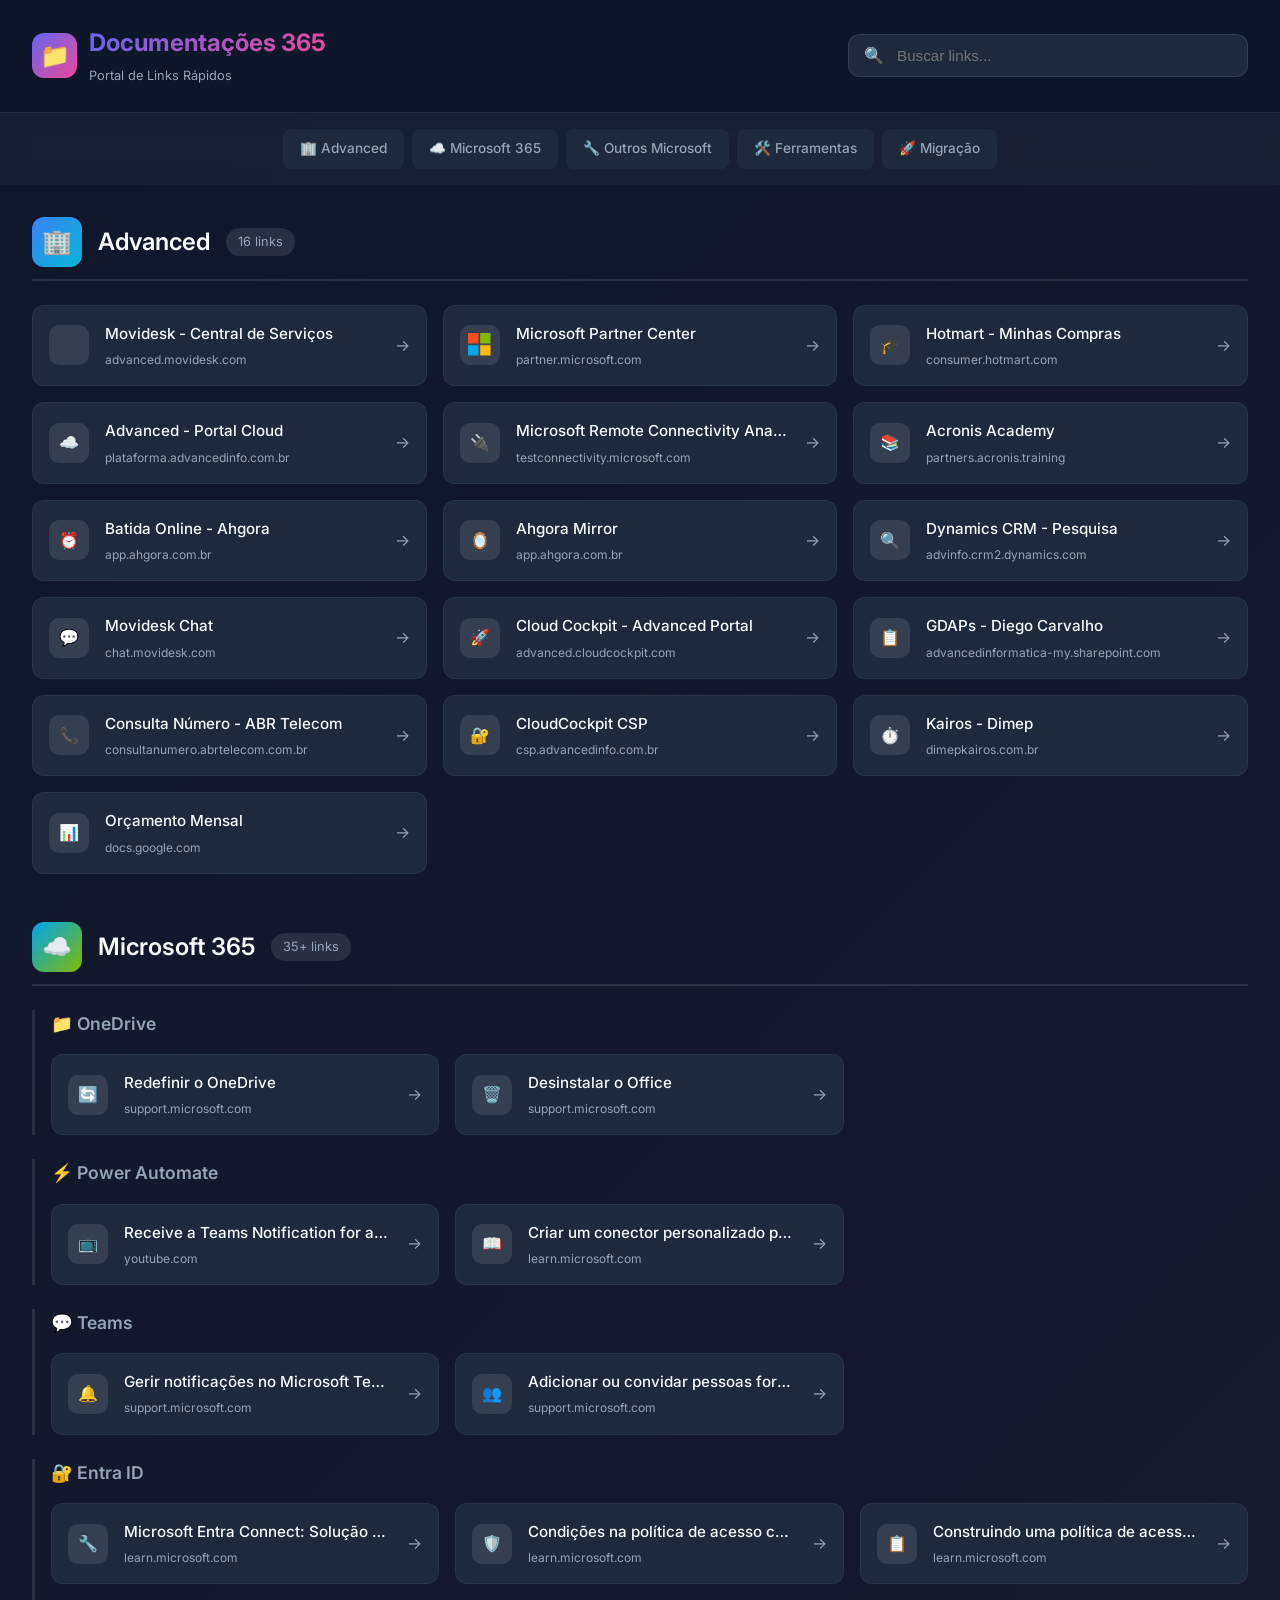
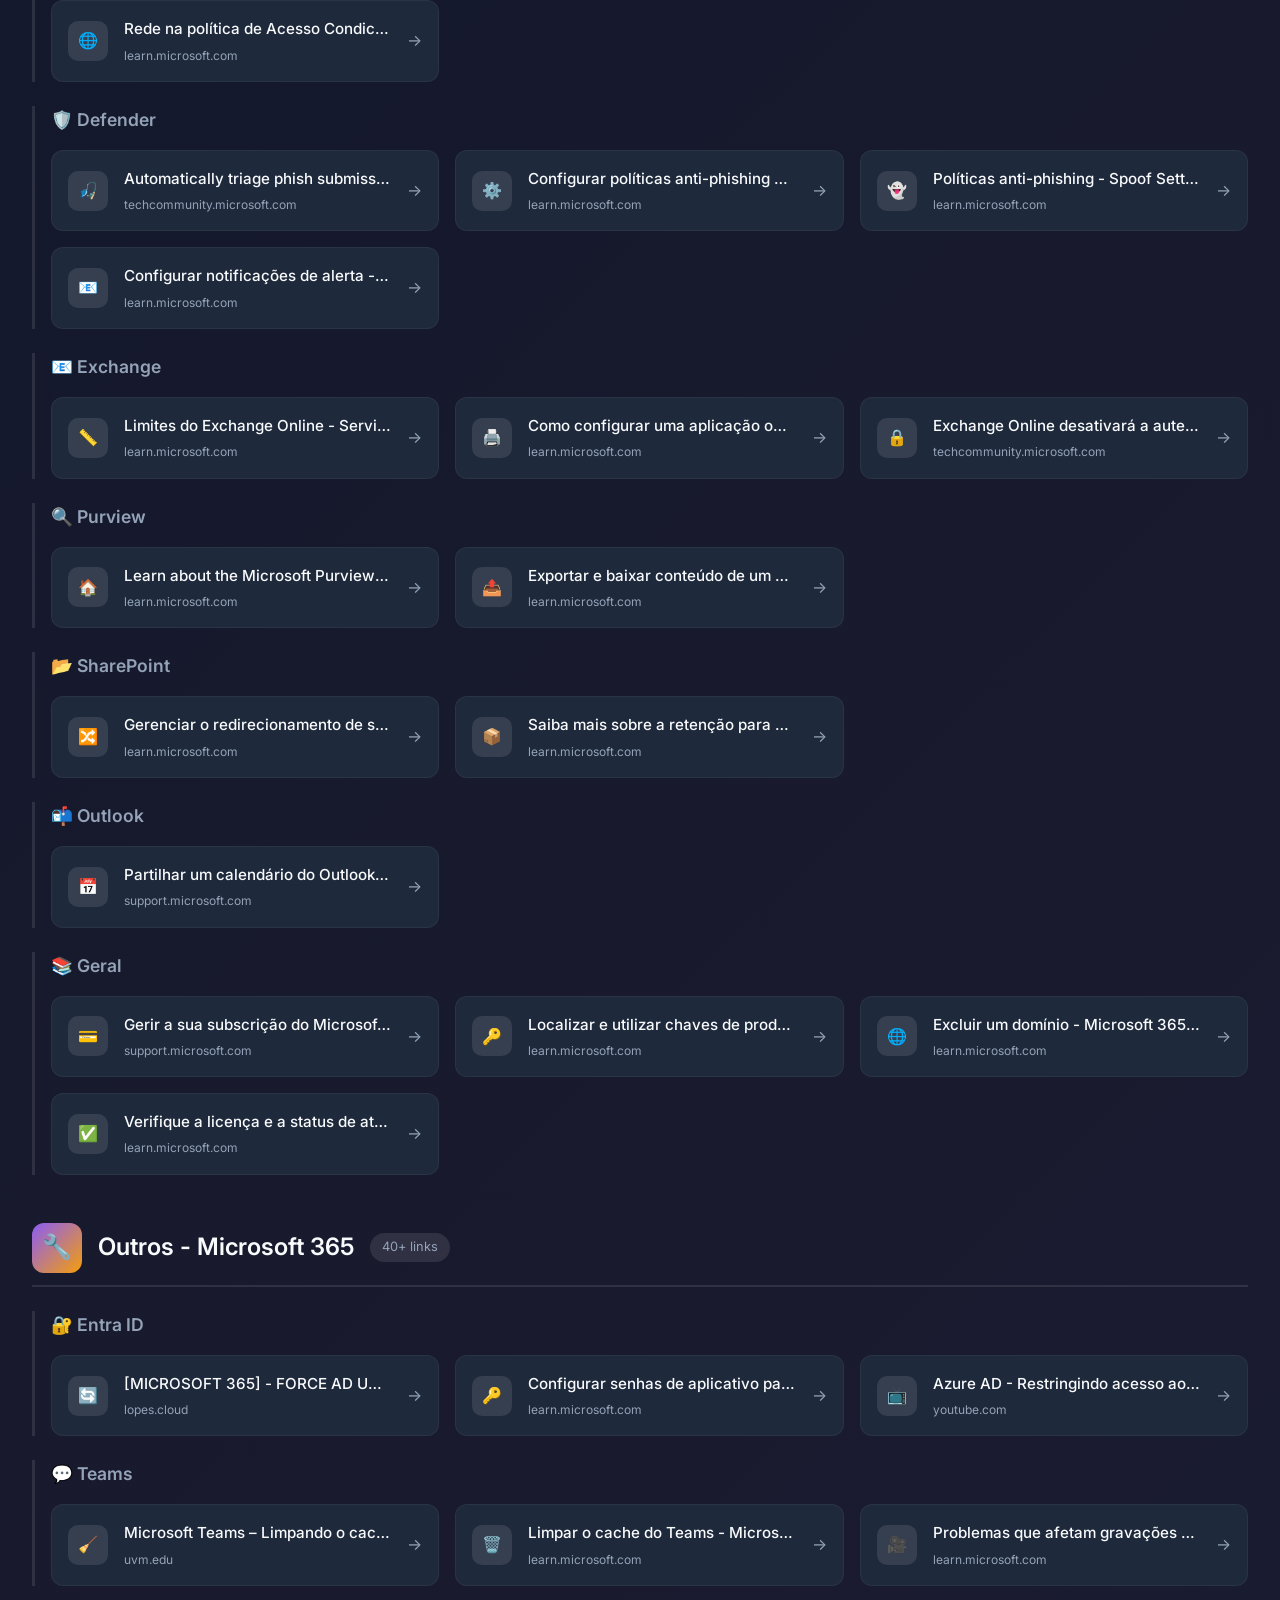
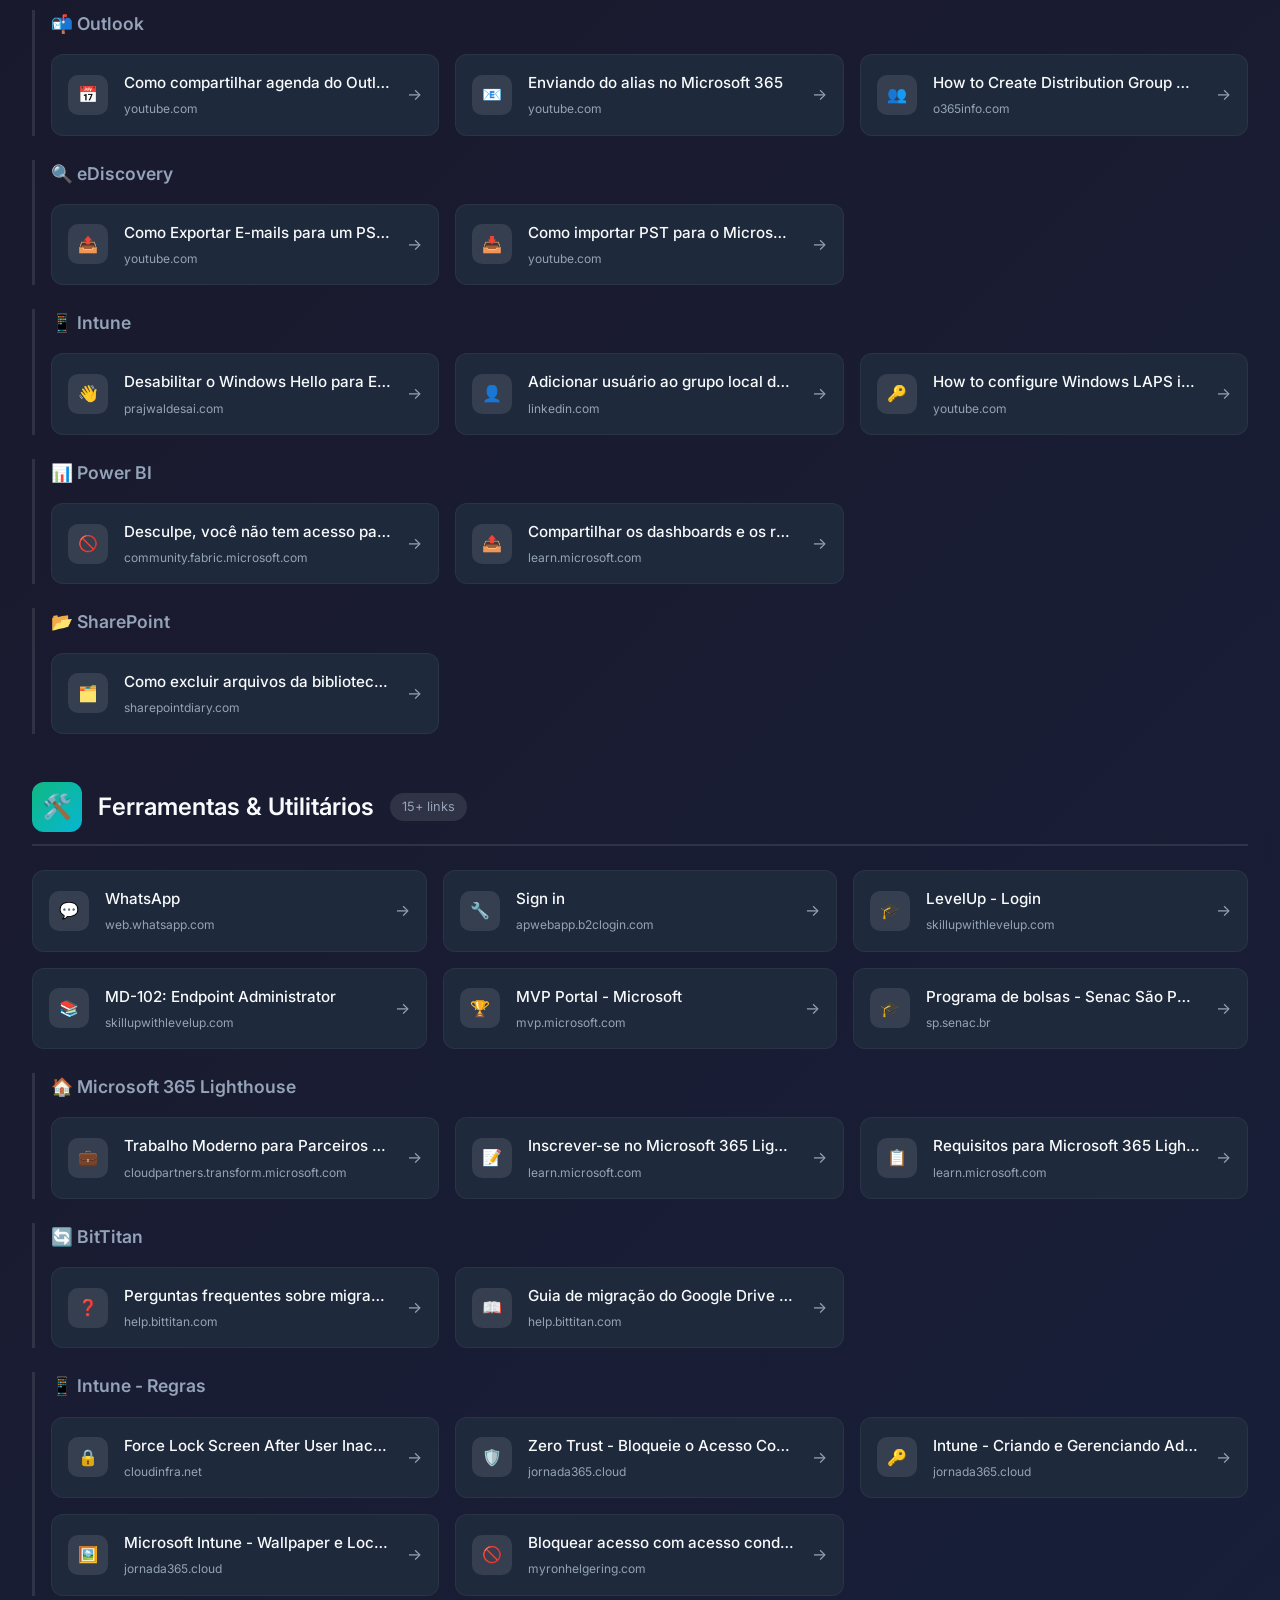
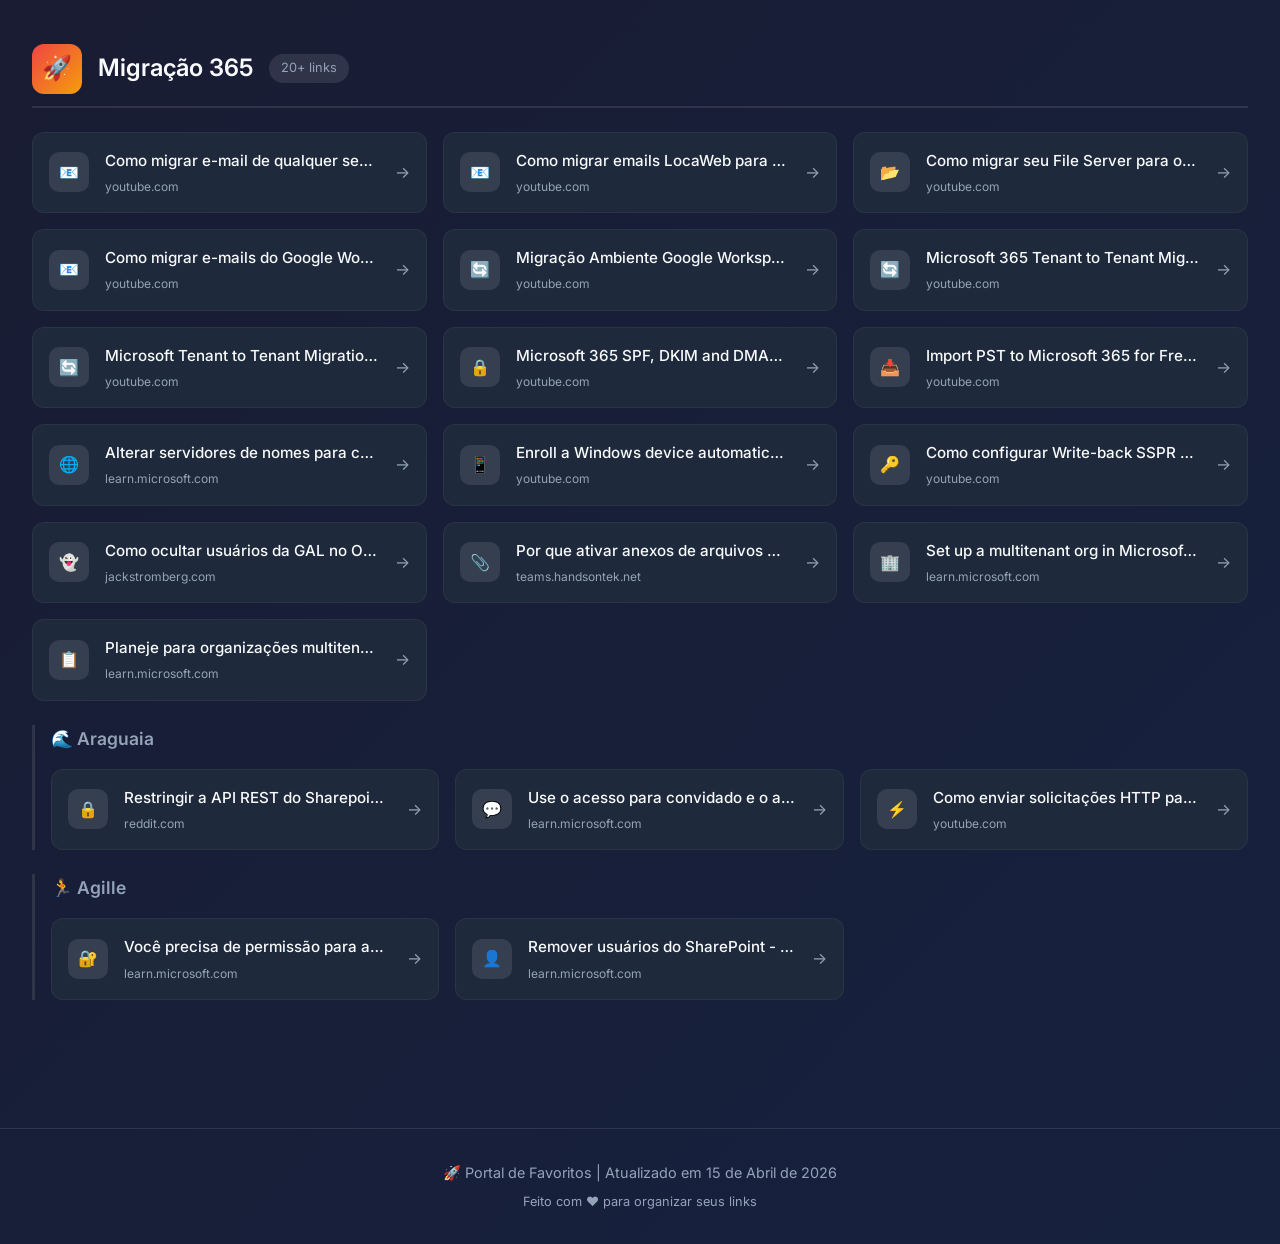
<file: index.html>
<!DOCTYPE html>
<html lang="pt-BR">
<head>
    <meta charset="UTF-8">
    <meta name="viewport" content="width=device-width, initial-scale=1.0">
    <title>🚀 Documentações para o dia a dia | Portal de Links</title>
    <link href="https://fonts.googleapis.com/css2?family=Inter:wght@300;400;500;600;700&display=swap" rel="stylesheet">
    <link rel="stylesheet" href="styles.css">
</head>
<body>
    <header>
        <div class="header-content">
            <div class="logo">
                <div class="logo-icon">📁</div>
                <div class="logo-text">
                    <h1>Documentações 365</h1>
                    <span>Portal de Links Rápidos</span>
                </div>
            </div>
            <div class="search-container">
                <span class="search-icon">🔍</span>
                <input type="text" class="search-input" id="searchInput" placeholder="Buscar links...">
            </div>
        </div>
    </header>

    <nav>
        <div class="nav-links">
            <a href="#advanced" class="nav-link">🏢 Advanced</a>
            <a href="#microsoft365" class="nav-link">☁️ Microsoft 365</a>
            <a href="#outros-microsoft" class="nav-link">🔧 Outros Microsoft</a>
            <a href="#tools" class="nav-link">🛠️ Ferramentas</a>
            <a href="#migration" class="nav-link">🚀 Migração</a>
        </div>
    </nav>

    <main>
        <!-- Advanced Section -->
        <section id="advanced" class="category-section cat-advanced">
            <div class="category-header">
                <div class="category-icon">🏢</div>
                <h2 class="category-title">Advanced</h2>
                <span class="category-count">16 links</span>
            </div>
            <div class="links-grid">
                <a href="https://advanced.movidesk.com/Account/Login?ReturnUrl=%2fHome" class="link-card" target="_blank">
                    <div class="link-favicon"><img src="[data-uri]" alt=""></div>
                    <div class="link-info">
                        <div class="link-title">Movidesk - Central de Serviços</div>
                        <div class="link-url">advanced.movidesk.com</div>
                    </div>
                    <span class="link-arrow">→</span>
                </a>
                <a href="https://partner.microsoft.com/dashboard/v2/customers/list" class="link-card" target="_blank">
                    <div class="link-favicon"><img src="[data-uri]" alt=""></div>
                    <div class="link-info">
                        <div class="link-title">Microsoft Partner Center</div>
                        <div class="link-url">partner.microsoft.com</div>
                    </div>
                    <span class="link-arrow">→</span>
                </a>
                <a href="https://consumer.hotmart.com/main" class="link-card" target="_blank">
                    <div class="link-favicon">🎓</div>
                    <div class="link-info">
                        <div class="link-title">Hotmart - Minhas Compras</div>
                        <div class="link-url">consumer.hotmart.com</div>
                    </div>
                    <span class="link-arrow">→</span>
                </a>
                <a href="https://plataforma.advancedinfo.com.br/home/index" class="link-card" target="_blank">
                    <div class="link-favicon">☁️</div>
                    <div class="link-info">
                        <div class="link-title">Advanced - Portal Cloud</div>
                        <div class="link-url">plataforma.advancedinfo.com.br</div>
                    </div>
                    <span class="link-arrow">→</span>
                </a>
                <a href="https://testconnectivity.microsoft.com/tests" class="link-card" target="_blank">
                    <div class="link-favicon">🔌</div>
                    <div class="link-info">
                        <div class="link-title">Microsoft Remote Connectivity Analyzer</div>
                        <div class="link-url">testconnectivity.microsoft.com</div>
                    </div>
                    <span class="link-arrow">→</span>
                </a>
                <a href="https://partners.acronis.training/learn/learning-plans/203/pt-acronis-cyberfit-cloud-tech-fundamentals" class="link-card" target="_blank">
                    <div class="link-favicon">📚</div>
                    <div class="link-info">
                        <div class="link-title">Acronis Academy</div>
                        <div class="link-url">partners.acronis.training</div>
                    </div>
                    <span class="link-arrow">→</span>
                </a>
                <a href="https://app.ahgora.com.br/novabatidaonline/" class="link-card" target="_blank">
                    <div class="link-favicon">⏰</div>
                    <div class="link-info">
                        <div class="link-title">Batida Online - Ahgora</div>
                        <div class="link-url">app.ahgora.com.br</div>
                    </div>
                    <span class="link-arrow">→</span>
                </a>
                <a href="https://app.ahgora.com.br/externo/mirror" class="link-card" target="_blank">
                    <div class="link-favicon">🪞</div>
                    <div class="link-info">
                        <div class="link-title">Ahgora Mirror</div>
                        <div class="link-url">app.ahgora.com.br</div>
                    </div>
                    <span class="link-arrow">→</span>
                </a>
                <a href="https://advinfo.crm2.dynamics.com/main.aspx?pagetype=search" class="link-card" target="_blank">
                    <div class="link-favicon">🔍</div>
                    <div class="link-info">
                        <div class="link-title">Dynamics CRM - Pesquisa</div>
                        <div class="link-url">advinfo.crm2.dynamics.com</div>
                    </div>
                    <span class="link-arrow">→</span>
                </a>
                <a href="https://chat.movidesk.com/ChatWidgetNewNew/Landing/A7643E17A953465BB789F7B62F95D793" class="link-card" target="_blank">
                    <div class="link-favicon">💬</div>
                    <div class="link-info">
                        <div class="link-title">Movidesk Chat</div>
                        <div class="link-url">chat.movidesk.com</div>
                    </div>
                    <span class="link-arrow">→</span>
                </a>
                <a href="https://advanced.cloudcockpit.com/Login" class="link-card" target="_blank">
                    <div class="link-favicon">🚀</div>
                    <div class="link-info">
                        <div class="link-title">Cloud Cockpit - Advanced Portal</div>
                        <div class="link-url">advanced.cloudcockpit.com</div>
                    </div>
                    <span class="link-arrow">→</span>
                </a>
                <a href="https://advancedinformatica-my.sharepoint.com/personal/diego_carvalho_advancedinfo_com_br/Lists/GDAPs/AllItems.aspx" class="link-card" target="_blank">
                    <div class="link-favicon">📋</div>
                    <div class="link-info">
                        <div class="link-title">GDAPs - Diego Carvalho</div>
                        <div class="link-url">advancedinformatica-my.sharepoint.com</div>
                    </div>
                    <span class="link-arrow">→</span>
                </a>
                <a href="https://consultanumero.abrtelecom.com.br/consultanumero/consulta/consultaSituacaoAtualCtg" class="link-card" target="_blank">
                    <div class="link-favicon">📞</div>
                    <div class="link-info">
                        <div class="link-title">Consulta Número - ABR Telecom</div>
                        <div class="link-url">consultanumero.abrtelecom.com.br</div>
                    </div>
                    <span class="link-arrow">→</span>
                </a>
                <a href="https://csp.advancedinfo.com.br/Login" class="link-card" target="_blank">
                    <div class="link-favicon">🔐</div>
                    <div class="link-info">
                        <div class="link-title">CloudCockpit CSP</div>
                        <div class="link-url">csp.advancedinfo.com.br</div>
                    </div>
                    <span class="link-arrow">→</span>
                </a>
                <a href="https://www.dimepkairos.com.br/Dimep/Account/LogOn" class="link-card" target="_blank">
                    <div class="link-favicon">⏱️</div>
                    <div class="link-info">
                        <div class="link-title">Kairos - Dimep</div>
                        <div class="link-url">dimepkairos.com.br</div>
                    </div>
                    <span class="link-arrow">→</span>
                </a>
                <a href="https://docs.google.com/spreadsheets/d/1nT31neZBgX0JsSbGDRXcBlPFfb6HnVMkrgk_S5cRzVo/edit" class="link-card" target="_blank">
                    <div class="link-favicon">📊</div>
                    <div class="link-info">
                        <div class="link-title">Orçamento Mensal</div>
                        <div class="link-url">docs.google.com</div>
                    </div>
                    <span class="link-arrow">→</span>
                </a>
            </div>
        </section>

        <!-- Microsoft 365 Section -->
        <section id="microsoft365" class="category-section cat-microsoft">
            <div class="category-header">
                <div class="category-icon">☁️</div>
                <h2 class="category-title">Microsoft 365</h2>
                <span class="category-count">35+ links</span>
            </div>

            <!-- OneDrive -->
            <div class="subcategory">
                <h3 class="subcategory-title">📁 OneDrive</h3>
                <div class="links-grid">
                    <a href="https://support.microsoft.com/pt-br/office/redefinir-o-onedrive-34701e00-bf7b-42db-b960-84905399050c" class="link-card" target="_blank">
                        <div class="link-favicon">🔄</div>
                        <div class="link-info">
                            <div class="link-title">Redefinir o OneDrive</div>
                            <div class="link-url">support.microsoft.com</div>
                        </div>
                        <span class="link-arrow">→</span>
                    </a>
                    <a href="https://support.microsoft.com/pt-br/office/desinstalar-o-office-de-um-computador-9dd49b83-264a-477a-8fcc-2fdf5dbf61d8" class="link-card" target="_blank">
                        <div class="link-favicon">🗑️</div>
                        <div class="link-info">
                            <div class="link-title">Desinstalar o Office</div>
                            <div class="link-url">support.microsoft.com</div>
                        </div>
                        <span class="link-arrow">→</span>
                    </a>
                </div>
            </div>

            <!-- Power Automate -->
            <div class="subcategory">
                <h3 class="subcategory-title">⚡ Power Automate</h3>
                <div class="links-grid">
                    <a href="https://www.youtube.com/watch?v=4FO28aqBYrY" class="link-card" target="_blank">
                        <div class="link-favicon">📺</div>
                        <div class="link-info">
                            <div class="link-title">Receive a Teams Notification for a New Email Received</div>
                            <div class="link-url">youtube.com</div>
                        </div>
                        <span class="link-arrow">→</span>
                    </a>
                    <a href="https://learn.microsoft.com/pt-br/power-automate/teams/approvals-custom-connector" class="link-card" target="_blank">
                        <div class="link-favicon">📖</div>
                        <div class="link-info">
                            <div class="link-title">Criar um conector personalizado para um fluxo de aprovação</div>
                            <div class="link-url">learn.microsoft.com</div>
                        </div>
                        <span class="link-arrow">→</span>
                    </a>
                </div>
            </div>

            <!-- Teams -->
            <div class="subcategory">
                <h3 class="subcategory-title">💬 Teams</h3>
                <div class="links-grid">
                    <a href="https://support.microsoft.com/pt-br/office/gerenciar-notifica%C3%A7%C3%B5es-no-microsoft-teams-1cc31834-5fe5-412b-8edb-43fecc78413d" class="link-card" target="_blank">
                        <div class="link-favicon">🔔</div>
                        <div class="link-info">
                            <div class="link-title">Gerir notificações no Microsoft Teams</div>
                            <div class="link-url">support.microsoft.com</div>
                        </div>
                        <span class="link-arrow">→</span>
                    </a>
                    <a href="https://support.microsoft.com/pt-br/office/adicionar-ou-convidar-pessoas-fora-de-sua-organiza%C3%A7%C3%A3o-para-um-chat-no-microsoft-teams-6897ab47-9f60-4db6-8b95-18599714fe57" class="link-card" target="_blank">
                        <div class="link-favicon">👥</div>
                        <div class="link-info">
                            <div class="link-title">Adicionar ou convidar pessoas fora de sua organização para um chat no Teams</div>
                            <div class="link-url">support.microsoft.com</div>
                        </div>
                        <span class="link-arrow">→</span>
                    </a>
                </div>
            </div>

            <!-- Entra ID -->
            <div class="subcategory">
                <h3 class="subcategory-title">🔐 Entra ID</h3>
                <div class="links-grid">
                    <a href="https://learn.microsoft.com/pt-br/entra/identity/hybrid/connect/tshoot-connect-sync-errors" class="link-card" target="_blank">
                        <div class="link-favicon">🔧</div>
                        <div class="link-info">
                            <div class="link-title">Microsoft Entra Connect: Solução de problemas de erros durante a sincronização</div>
                            <div class="link-url">learn.microsoft.com</div>
                        </div>
                        <span class="link-arrow">→</span>
                    </a>
                    <a href="https://learn.microsoft.com/pt-br/entra/identity/conditional-access/concept-conditional-access-conditions" class="link-card" target="_blank">
                        <div class="link-favicon">🛡️</div>
                        <div class="link-info">
                            <div class="link-title">Condições na política de acesso condicional</div>
                            <div class="link-url">learn.microsoft.com</div>
                        </div>
                        <span class="link-arrow">→</span>
                    </a>
                    <a href="https://learn.microsoft.com/pt-br/entra/identity/conditional-access/concept-conditional-access-policies" class="link-card" target="_blank">
                        <div class="link-favicon">📋</div>
                        <div class="link-info">
                            <div class="link-title">Construindo uma política de acesso condicional</div>
                            <div class="link-url">learn.microsoft.com</div>
                        </div>
                        <span class="link-arrow">→</span>
                    </a>
                    <a href="https://learn.microsoft.com/pt-br/entra/identity/conditional-access/concept-assignment-network" class="link-card" target="_blank">
                        <div class="link-favicon">🌐</div>
                        <div class="link-info">
                            <div class="link-title">Rede na política de Acesso Condicional</div>
                            <div class="link-url">learn.microsoft.com</div>
                        </div>
                        <span class="link-arrow">→</span>
                    </a>
                </div>
            </div>

            <!-- Defender -->
            <div class="subcategory">
                <h3 class="subcategory-title">🛡️ Defender</h3>
                <div class="links-grid">
                    <a href="https://techcommunity.microsoft.com/blog/microsoftdefenderforoffice365blog/automatically-triage-phish-submissions-in-microsoft-defender-for-office-365/2733752" class="link-card" target="_blank">
                        <div class="link-favicon">🎣</div>
                        <div class="link-info">
                            <div class="link-title">Automatically triage phish submissions in Microsoft Defender for Office 365</div>
                            <div class="link-url">techcommunity.microsoft.com</div>
                        </div>
                        <span class="link-arrow">→</span>
                    </a>
                    <a href="https://learn.microsoft.com/pt-br/defender-office-365/anti-phishing-policies-mdo-configure" class="link-card" target="_blank">
                        <div class="link-favicon">⚙️</div>
                        <div class="link-info">
                            <div class="link-title">Configurar políticas anti-phishing no Microsoft Defender para Office 365</div>
                            <div class="link-url">learn.microsoft.com</div>
                        </div>
                        <span class="link-arrow">→</span>
                    </a>
                    <a href="https://learn.microsoft.com/pt-br/defender-office-365/anti-phishing-policies-about#spoof-settings" class="link-card" target="_blank">
                        <div class="link-favicon">👻</div>
                        <div class="link-info">
                            <div class="link-title">Políticas anti-phishing - Spoof Settings</div>
                            <div class="link-url">learn.microsoft.com</div>
                        </div>
                        <span class="link-arrow">→</span>
                    </a>
                    <a href="https://learn.microsoft.com/pt-br/defender-xdr/configure-email-notifications" class="link-card" target="_blank">
                        <div class="link-favicon">📧</div>
                        <div class="link-info">
                            <div class="link-title">Configurar notificações de alerta - Microsoft Defender XDR</div>
                            <div class="link-url">learn.microsoft.com</div>
                        </div>
                        <span class="link-arrow">→</span>
                    </a>
                </div>
            </div>

            <!-- Exchange -->
            <div class="subcategory">
                <h3 class="subcategory-title">📧 Exchange</h3>
                <div class="links-grid">
                    <a href="https://learn.microsoft.com/pt-br/office365/servicedescriptions/exchange-online-service-description/exchange-online-limits" class="link-card" target="_blank">
                        <div class="link-favicon">📏</div>
                        <div class="link-info">
                            <div class="link-title">Limites do Exchange Online - Service Descriptions</div>
                            <div class="link-url">learn.microsoft.com</div>
                        </div>
                        <span class="link-arrow">→</span>
                    </a>
                    <a href="https://learn.microsoft.com/pt-br/exchange/mail-flow-best-practices/how-to-set-up-a-multifunction-device-or-application-to-send-email-using-microsoft-365-or-office-365" class="link-card" target="_blank">
                        <div class="link-favicon">🖨️</div>
                        <div class="link-info">
                            <div class="link-title">Como configurar uma aplicação ou dispositivo multifunções para enviar e-mails</div>
                            <div class="link-url">learn.microsoft.com</div>
                        </div>
                        <span class="link-arrow">→</span>
                    </a>
                    <a href="https://techcommunity.microsoft.com/blog/exchange/exchange-online-to-retire-basic-auth-for-client-submission-smtp-auth/4114750" class="link-card" target="_blank">
                        <div class="link-favicon">🔒</div>
                        <div class="link-info">
                            <div class="link-title">Exchange Online desativará a autenticação básica para envio de cliente (SMTP AUTH)</div>
                            <div class="link-url">techcommunity.microsoft.com</div>
                        </div>
                        <span class="link-arrow">→</span>
                    </a>
                </div>
            </div>

            <!-- Purview -->
            <div class="subcategory">
                <h3 class="subcategory-title">🔍 Purview</h3>
                <div class="links-grid">
                    <a href="https://learn.microsoft.com/en-us/purview/purview-portal" class="link-card" target="_blank">
                        <div class="link-favicon">🏠</div>
                        <div class="link-info">
                            <div class="link-title">Learn about the Microsoft Purview portal</div>
                            <div class="link-url">learn.microsoft.com</div>
                        </div>
                        <span class="link-arrow">→</span>
                    </a>
                    <a href="https://learn.microsoft.com/en-us/purview/ediscovery-export-content" class="link-card" target="_blank">
                        <div class="link-favicon">📤</div>
                        <div class="link-info">
                            <div class="link-title">Exportar e baixar conteúdo de um caso de Descoberta Eletrônica (Padrão)</div>
                            <div class="link-url">learn.microsoft.com</div>
                        </div>
                        <span class="link-arrow">→</span>
                    </a>
                </div>
            </div>

            <!-- SharePoint -->
            <div class="subcategory">
                <h3 class="subcategory-title">📂 SharePoint</h3>
                <div class="links-grid">
                    <a href="https://learn.microsoft.com/pt-br/sharepoint/manage-site-redirects" class="link-card" target="_blank">
                        <div class="link-favicon">🔀</div>
                        <div class="link-info">
                            <div class="link-title">Gerenciar o redirecionamento de sites - SharePoint in Microsoft 365</div>
                            <div class="link-url">learn.microsoft.com</div>
                        </div>
                        <span class="link-arrow">→</span>
                    </a>
                    <a href="https://learn.microsoft.com/en-us/purview/retention-policies-sharepoint#how-retention-works-for-sharepoint-and-onedrive" class="link-card" target="_blank">
                        <div class="link-favicon">📦</div>
                        <div class="link-info">
                            <div class="link-title">Saiba mais sobre a retenção para o SharePoint e o OneDrive</div>
                            <div class="link-url">learn.microsoft.com</div>
                        </div>
                        <span class="link-arrow">→</span>
                    </a>
                </div>
            </div>

            <!-- Outlook -->
            <div class="subcategory">
                <h3 class="subcategory-title">📬 Outlook</h3>
                <div class="links-grid">
                    <a href="https://support.microsoft.com/pt-br/office/compartilhar-um-calend%C3%A1rio-do-outlook-com-outras-pessoas-353ed2c1-3ec5-449d-8c73-6931a0adab88" class="link-card" target="_blank">
                        <div class="link-favicon">📅</div>
                        <div class="link-info">
                            <div class="link-title">Partilhar um calendário do Outlook como só de visualização com outras pessoas</div>
                            <div class="link-url">support.microsoft.com</div>
                        </div>
                        <span class="link-arrow">→</span>
                    </a>
                </div>
            </div>

            <!-- General M365 -->
            <div class="subcategory">
                <h3 class="subcategory-title">📚 Geral</h3>
                <div class="links-grid">
                    <a href="https://support.microsoft.com/pt-br/office/gerenciar-sua-assinatura-do-microsoft-365-ou-produto-do-office-959ac957-8d37-4ae4-b1b6-d6e4874e013f" class="link-card" target="_blank">
                        <div class="link-favicon">💳</div>
                        <div class="link-info">
                            <div class="link-title">Gerir a sua subscrição do Microsoft 365 ou produto do Office</div>
                            <div class="link-url">support.microsoft.com</div>
                        </div>
                        <span class="link-arrow">→</span>
                    </a>
                    <a href="https://learn.microsoft.com/pt-br/microsoft-365/commerce/licenses/product-keys-for-vl" class="link-card" target="_blank">
                        <div class="link-favicon">🔑</div>
                        <div class="link-info">
                            <div class="link-title">Localizar e utilizar chaves de produto para licenciamento em volume</div>
                            <div class="link-url">learn.microsoft.com</div>
                        </div>
                        <span class="link-arrow">→</span>
                    </a>
                    <a href="https://learn.microsoft.com/pt-br/microsoft-365/admin/get-help-with-domains/remove-a-domain" class="link-card" target="_blank">
                        <div class="link-favicon">🌐</div>
                        <div class="link-info">
                            <div class="link-title">Excluir um domínio - Microsoft 365 admin</div>
                            <div class="link-url">learn.microsoft.com</div>
                        </div>
                        <span class="link-arrow">→</span>
                    </a>
                    <a href="https://learn.microsoft.com/pt-br/microsoft-365-apps/licensing-activation/vnextdiag" class="link-card" target="_blank">
                        <div class="link-favicon">✅</div>
                        <div class="link-info">
                            <div class="link-title">Verifique a licença e a status de ativação para Microsoft 365 Apps</div>
                            <div class="link-url">learn.microsoft.com</div>
                        </div>
                        <span class="link-arrow">→</span>
                    </a>
                </div>
            </div>
        </section>

        <!-- Outros Microsoft Section -->
        <section id="outros-microsoft" class="category-section cat-outros">
            <div class="category-header">
                <div class="category-icon">🔧</div>
                <h2 class="category-title">Outros - Microsoft 365</h2>
                <span class="category-count">40+ links</span>
            </div>

            <!-- Entra ID -->
            <div class="subcategory">
                <h3 class="subcategory-title">🔐 Entra ID</h3>
                <div class="links-grid">
                    <a href="https://lopes.cloud/microsoft-365/microsoft-365-force-ad-user-sync-with-entra-id" class="link-card" target="_blank">
                        <div class="link-favicon">🔄</div>
                        <div class="link-info">
                            <div class="link-title">[MICROSOFT 365] - FORCE AD USER SYNC WITH ENTRA ID</div>
                            <div class="link-url">lopes.cloud</div>
                        </div>
                        <span class="link-arrow">→</span>
                    </a>
                    <a href="https://learn.microsoft.com/pt-br/entra/identity/authentication/howto-mfa-app-passwords" class="link-card" target="_blank">
                        <div class="link-favicon">🔑</div>
                        <div class="link-info">
                            <div class="link-title">Configurar senhas de aplicativo para a autenticação multifator do Microsoft Entra</div>
                            <div class="link-url">learn.microsoft.com</div>
                        </div>
                        <span class="link-arrow">→</span>
                    </a>
                    <a href="https://www.youtube.com/watch?v=a3jc_O8HOPg" class="link-card" target="_blank">
                        <div class="link-favicon">📺</div>
                        <div class="link-info">
                            <div class="link-title">Azure AD - Restringindo acesso ao Office 365 por região via conditional access</div>
                            <div class="link-url">youtube.com</div>
                        </div>
                        <span class="link-arrow">→</span>
                    </a>
                </div>
            </div>

            <!-- Teams -->
            <div class="subcategory">
                <h3 class="subcategory-title">💬 Teams</h3>
                <div class="links-grid">
                    <a href="https://www.uvm.edu/it/kb/article/clearing-teams-cache/" class="link-card" target="_blank">
                        <div class="link-favicon">🧹</div>
                        <div class="link-info">
                            <div class="link-title">Microsoft Teams – Limpando o cache do cliente do Teams</div>
                            <div class="link-url">uvm.edu</div>
                        </div>
                        <span class="link-arrow">→</span>
                    </a>
                    <a href="https://learn.microsoft.com/pt-br/microsoftteams/troubleshoot/teams-administration/clear-teams-cache" class="link-card" target="_blank">
                        <div class="link-favicon">🗑️</div>
                        <div class="link-info">
                            <div class="link-title">Limpar o cache do Teams - Microsoft Teams</div>
                            <div class="link-url">learn.microsoft.com</div>
                        </div>
                        <span class="link-arrow">→</span>
                    </a>
                    <a href="https://learn.microsoft.com/pt-br/microsoftteams/troubleshoot/meetings/troubleshoot-meeting-recording-issues" class="link-card" target="_blank">
                        <div class="link-favicon">🎥</div>
                        <div class="link-info">
                            <div class="link-title">Problemas que afetam gravações de reunião - Microsoft Teams</div>
                            <div class="link-url">learn.microsoft.com</div>
                        </div>
                        <span class="link-arrow">→</span>
                    </a>
                </div>
            </div>

            <!-- Outlook -->
            <div class="subcategory">
                <h3 class="subcategory-title">📬 Outlook</h3>
                <div class="links-grid">
                    <a href="https://www.youtube.com/watch?v=b8zO9GdWtoM" class="link-card" target="_blank">
                        <div class="link-favicon">📅</div>
                        <div class="link-info">
                            <div class="link-title">Como compartilhar agenda do Outlook com todos da empresa? Dica de Calendário aberto</div>
                            <div class="link-url">youtube.com</div>
                        </div>
                        <span class="link-arrow">→</span>
                    </a>
                    <a href="https://www.youtube.com/watch?v=lbQI_ifV7MA" class="link-card" target="_blank">
                        <div class="link-favicon">📧</div>
                        <div class="link-info">
                            <div class="link-title">Enviando do alias no Microsoft 365</div>
                            <div class="link-url">youtube.com</div>
                        </div>
                        <span class="link-arrow">→</span>
                    </a>
                    <a href="https://o365info.com/create-distribution-group-powershell/" class="link-card" target="_blank">
                        <div class="link-favicon">👥</div>
                        <div class="link-info">
                            <div class="link-title">How to Create Distribution Group with PowerShell - o365info</div>
                            <div class="link-url">o365info.com</div>
                        </div>
                        <span class="link-arrow">→</span>
                    </a>
                </div>
            </div>

            <!-- eDiscovery -->
            <div class="subcategory">
                <h3 class="subcategory-title">🔍 eDiscovery</h3>
                <div class="links-grid">
                    <a href="https://www.youtube.com/watch?v=IXhc6I-TD14" class="link-card" target="_blank">
                        <div class="link-favicon">📤</div>
                        <div class="link-info">
                            <div class="link-title">Como Exportar E-mails para um PST dentro do Painel do Microsoft 365</div>
                            <div class="link-url">youtube.com</div>
                        </div>
                        <span class="link-arrow">→</span>
                    </a>
                    <a href="https://www.youtube.com/watch?v=NPv0jq8sFqI" class="link-card" target="_blank">
                        <div class="link-favicon">📥</div>
                        <div class="link-info">
                            <div class="link-title">Como importar PST para o Microsoft 365 (Exchange Online)</div>
                            <div class="link-url">youtube.com</div>
                        </div>
                        <span class="link-arrow">→</span>
                    </a>
                </div>
            </div>

            <!-- Intune -->
            <div class="subcategory">
                <h3 class="subcategory-title">📱 Intune</h3>
                <div class="links-grid">
                    <a href="https://www.prajwaldesai.com/disable-windows-hello-for-business-using-intune/" class="link-card" target="_blank">
                        <div class="link-favicon">👋</div>
                        <div class="link-info">
                            <div class="link-title">Desabilitar o Windows Hello para Empresas usando o Intune - Guia Completo</div>
                            <div class="link-url">prajwaldesai.com</div>
                        </div>
                        <span class="link-arrow">→</span>
                    </a>
                    <a href="https://www.linkedin.com/pulse/adicionar-usu%C3%A1rio-ao-grupo-local-do-windows-11-usando-thiago-guirotto-nlyzf/" class="link-card" target="_blank">
                        <div class="link-favicon">👤</div>
                        <div class="link-info">
                            <div class="link-title">Adicionar usuário ao grupo local do Windows 11 usando Microsoft Intune</div>
                            <div class="link-url">linkedin.com</div>
                        </div>
                        <span class="link-arrow">→</span>
                    </a>
                    <a href="https://www.youtube.com/watch?v=hBhNg1lVJwk" class="link-card" target="_blank">
                        <div class="link-favicon">🔑</div>
                        <div class="link-info">
                            <div class="link-title">How to configure Windows LAPS in Microsoft Intune | Azure AD</div>
                            <div class="link-url">youtube.com</div>
                        </div>
                        <span class="link-arrow">→</span>
                    </a>
                </div>
            </div>

            <!-- Power BI -->
            <div class="subcategory">
                <h3 class="subcategory-title">📊 Power BI</h3>
                <div class="links-grid">
                    <a href="https://community.fabric.microsoft.com/t5/Service/sorry-you-dont-have-access-to-publish-to-this-work-space-please/m-p/592923" class="link-card" target="_blank">
                        <div class="link-favicon">🚫</div>
                        <div class="link-info">
                            <div class="link-title">Desculpe, você não tem acesso para publicar neste workspace</div>
                            <div class="link-url">community.fabric.microsoft.com</div>
                        </div>
                        <span class="link-arrow">→</span>
                    </a>
                    <a href="https://learn.microsoft.com/pt-br/power-bi/collaborate-share/service-share-dashboards" class="link-card" target="_blank">
                        <div class="link-favicon">📤</div>
                        <div class="link-info">
                            <div class="link-title">Compartilhar os dashboards e os relatórios do Power BI com colegas de trabalho</div>
                            <div class="link-url">learn.microsoft.com</div>
                        </div>
                        <span class="link-arrow">→</span>
                    </a>
                </div>
            </div>

            <!-- SharePoint -->
            <div class="subcategory">
                <h3 class="subcategory-title">📂 SharePoint</h3>
                <div class="links-grid">
                    <a href="https://www.sharepointdiary.com/2021/10/how-to-delete-files-from-preservation-hold-library.html" class="link-card" target="_blank">
                        <div class="link-favicon">🗂️</div>
                        <div class="link-info">
                            <div class="link-title">Como excluir arquivos da biblioteca de retenção para preservação no SharePoint Online</div>
                            <div class="link-url">sharepointdiary.com</div>
                        </div>
                        <span class="link-arrow">→</span>
                    </a>
                </div>
            </div>
        </section>

        <!-- Tools Section -->
        <section id="tools" class="category-section cat-tools">
            <div class="category-header">
                <div class="category-icon">🛠️</div>
                <h2 class="category-title">Ferramentas & Utilitários</h2>
                <span class="category-count">15+ links</span>
            </div>
            <div class="links-grid">
                <a href="https://web.whatsapp.com/" class="link-card" target="_blank">
                    <div class="link-favicon">💬</div>
                    <div class="link-info">
                        <div class="link-title">WhatsApp</div>
                        <div class="link-url">web.whatsapp.com</div>
                    </div>
                    <span class="link-arrow">→</span>
                </a>
                <a href="https://apwebapp.b2clogin.com/3a0f0b64-145e-4048-8d51-dbf4ce50271b/B2C_1A_SignUpSignIn_AOSP/oauth2/v2.0/authorize" class="link-card" target="_blank">
                    <div class="link-favicon">🔧</div>
                    <div class="link-info">
                        <div class="link-title">Sign in</div>
                        <div class="link-url">apwebapp.b2clogin.com</div>
                    </div>
                    <span class="link-arrow">→</span>
                </a>
                <a href="https://skillupwithlevelup.com/login" class="link-card" target="_blank">
                    <div class="link-favicon">🎓</div>
                    <div class="link-info">
                        <div class="link-title">LevelUp - Login</div>
                        <div class="link-url">skillupwithlevelup.com</div>
                    </div>
                    <span class="link-arrow">→</span>
                </a>
                <a href="https://skillupwithlevelup.com/course-detail/1810204" class="link-card" target="_blank">
                    <div class="link-favicon">📚</div>
                    <div class="link-info">
                        <div class="link-title">MD-102: Endpoint Administrator</div>
                        <div class="link-url">skillupwithlevelup.com</div>
                    </div>
                    <span class="link-arrow">→</span>
                </a>
                <a href="https://mvp.microsoft.com/pt-BR/account/" class="link-card" target="_blank">
                    <div class="link-favicon">🏆</div>
                    <div class="link-info">
                        <div class="link-title">MVP Portal - Microsoft</div>
                        <div class="link-url">mvp.microsoft.com</div>
                    </div>
                    <span class="link-arrow">→</span>
                </a>
                <a href="https://www.sp.senac.br/graduacao/bolsas-descontos-e-parcelamento/para-voce-que-ja-estuda-com-a-gente/programa-de-bolsas" class="link-card" target="_blank">
                    <div class="link-favicon">🎓</div>
                    <div class="link-info">
                        <div class="link-title">Programa de bolsas - Senac São Paulo</div>
                        <div class="link-url">sp.senac.br</div>
                    </div>
                    <span class="link-arrow">→</span>
                </a>
            </div>

            <!-- Lighthouse -->
            <div class="subcategory">
                <h3 class="subcategory-title">🏠 Microsoft 365 Lighthouse</h3>
                <div class="links-grid">
                    <a href="https://cloudpartners.transform.microsoft.com/partner-gtm/csp/m365-lighthouse" class="link-card" target="_blank">
                        <div class="link-favicon">💼</div>
                        <div class="link-info">
                            <div class="link-title">Trabalho Moderno para Parceiros - Microsoft 365 Lighthouse</div>
                            <div class="link-url">cloudpartners.transform.microsoft.com</div>
                        </div>
                        <span class="link-arrow">→</span>
                    </a>
                    <a href="https://learn.microsoft.com/pt-br/microsoft-365/lighthouse/m365-lighthouse-sign-up" class="link-card" target="_blank">
                        <div class="link-favicon">📝</div>
                        <div class="link-info">
                            <div class="link-title">Inscrever-se no Microsoft 365 Lighthouse</div>
                            <div class="link-url">learn.microsoft.com</div>
                        </div>
                        <span class="link-arrow">→</span>
                    </a>
                    <a href="https://learn.microsoft.com/pt-br/microsoft-365/lighthouse/m365-lighthouse-requirements" class="link-card" target="_blank">
                        <div class="link-favicon">📋</div>
                        <div class="link-info">
                            <div class="link-title">Requisitos para Microsoft 365 Lighthouse</div>
                            <div class="link-url">learn.microsoft.com</div>
                        </div>
                        <span class="link-arrow">→</span>
                    </a>
                </div>
            </div>

            <!-- BitTitan -->
            <div class="subcategory">
                <h3 class="subcategory-title">🔄 BitTitan</h3>
                <div class="links-grid">
                    <a href="https://help.bittitan.com/hc/en-us/articles/360053641014-Google-Drive-Migrations-FAQ" class="link-card" target="_blank">
                        <div class="link-favicon">❓</div>
                        <div class="link-info">
                            <div class="link-title">Perguntas frequentes sobre migrações do Google Drive – BitTitan</div>
                            <div class="link-url">help.bittitan.com</div>
                        </div>
                        <span class="link-arrow">→</span>
                    </a>
                    <a href="https://help.bittitan.com/hc/en-us/articles/4402929511451-Google-Drive-to-OneDrive-Migration-Guide-Migrate-Versions-and-Metadata" class="link-card" target="_blank">
                        <div class="link-favicon">📖</div>
                        <div class="link-info">
                            <div class="link-title">Guia de migração do Google Drive para o OneDrive (migrar versões e metadados)</div>
                            <div class="link-url">help.bittitan.com</div>
                        </div>
                        <span class="link-arrow">→</span>
                    </a>
                </div>
            </div>

            <!-- Intune Rules -->
            <div class="subcategory">
                <h3 class="subcategory-title">📱 Intune - Regras</h3>
                <div class="links-grid">
                    <a href="https://cloudinfra.net/force-lock-screen-after-user-inactivity-using-intune/" class="link-card" target="_blank">
                        <div class="link-favicon">🔒</div>
                        <div class="link-info">
                            <div class="link-title">Force Lock Screen After User Inactivity Using Intune</div>
                            <div class="link-url">cloudinfra.net</div>
                        </div>
                        <span class="link-arrow">→</span>
                    </a>
                    <a href="https://jornada365.cloud/zero-trust-bloqueie-o-acesso-corporativo-em-dispositivos-pessoais-com-conditional-access/" class="link-card" target="_blank">
                        <div class="link-favicon">🛡️</div>
                        <div class="link-info">
                            <div class="link-title">Zero Trust - Bloqueie o Acesso Corporativo em Dispositivos Pessoais com Conditional Access</div>
                            <div class="link-url">jornada365.cloud</div>
                        </div>
                        <span class="link-arrow">→</span>
                    </a>
                    <a href="https://jornada365.cloud/intune-criando-e-gerenciando-administrador-local-pelo-windows-laps/" class="link-card" target="_blank">
                        <div class="link-favicon">🔑</div>
                        <div class="link-info">
                            <div class="link-title">Intune - Criando e Gerenciando Administrador Local pelo Windows LAPS</div>
                            <div class="link-url">jornada365.cloud</div>
                        </div>
                        <span class="link-arrow">→</span>
                    </a>
                    <a href="https://jornada365.cloud/microsoft-intune-wallpaper-e-lockscreen-windows-pro/" class="link-card" target="_blank">
                        <div class="link-favicon">🖼️</div>
                        <div class="link-info">
                            <div class="link-title">Microsoft Intune - Wallpaper e Lockscreen Windows Pro</div>
                            <div class="link-url">jornada365.cloud</div>
                        </div>
                        <span class="link-arrow">→</span>
                    </a>
                    <a href="https://myronhelgering.com/block-access-with-conditional-access-for-unmanaged-devices/" class="link-card" target="_blank">
                        <div class="link-favicon">🚫</div>
                        <div class="link-info">
                            <div class="link-title">Bloquear acesso com acesso condicional para dispositivos não gerenciados</div>
                            <div class="link-url">myronhelgering.com</div>
                        </div>
                        <span class="link-arrow">→</span>
                    </a>
                </div>
            </div>
        </section>

        <!-- Migration Section -->
        <section id="migration" class="category-section cat-migration">
            <div class="category-header">
                <div class="category-icon">🚀</div>
                <h2 class="category-title">Migração 365</h2>
                <span class="category-count">20+ links</span>
            </div>
            <div class="links-grid">
                <a href="https://www.youtube.com/watch?v=1xryQJAspaM" class="link-card" target="_blank">
                    <div class="link-favicon">📧</div>
                    <div class="link-info">
                        <div class="link-title">Como migrar e-mail de qualquer servidor IMAP para o Microsoft 365</div>
                        <div class="link-url">youtube.com</div>
                    </div>
                    <span class="link-arrow">→</span>
                </a>
                <a href="https://www.youtube.com/watch?v=TFzcGxp58rc" class="link-card" target="_blank">
                    <div class="link-favicon">📧</div>
                    <div class="link-info">
                        <div class="link-title">Como migrar emails LocaWeb para Microsoft 365</div>
                        <div class="link-url">youtube.com</div>
                    </div>
                    <span class="link-arrow">→</span>
                </a>
                <a href="https://www.youtube.com/watch?v=bmBybndABjE" class="link-card" target="_blank">
                    <div class="link-favicon">📂</div>
                    <div class="link-info">
                        <div class="link-title">Como migrar seu File Server para o SharePoint Online</div>
                        <div class="link-url">youtube.com</div>
                    </div>
                    <span class="link-arrow">→</span>
                </a>
                <a href="https://www.youtube.com/watch?v=Fcw23XJr3dU" class="link-card" target="_blank">
                    <div class="link-favicon">📧</div>
                    <div class="link-info">
                        <div class="link-title">Como migrar e-mails do Google Workspace para o Microsoft 365 e criar um ambiente de coexistência</div>
                        <div class="link-url">youtube.com</div>
                    </div>
                    <span class="link-arrow">→</span>
                </a>
                <a href="https://www.youtube.com/watch?v=sk26IsziPKs" class="link-card" target="_blank">
                    <div class="link-favicon">🔄</div>
                    <div class="link-info">
                        <div class="link-title">Migração Ambiente Google Workspace para Microsoft 365</div>
                        <div class="link-url">youtube.com</div>
                    </div>
                    <span class="link-arrow">→</span>
                </a>
                <a href="https://www.youtube.com/watch?v=BjMrYwTgjp0" class="link-card" target="_blank">
                    <div class="link-favicon">🔄</div>
                    <div class="link-info">
                        <div class="link-title">Microsoft 365 Tenant to Tenant Migration For Free - Native Office 365 Cross Tenant Migration Method</div>
                        <div class="link-url">youtube.com</div>
                    </div>
                    <span class="link-arrow">→</span>
                </a>
                <a href="https://www.youtube.com/watch?v=5uAAgBbrosg" class="link-card" target="_blank">
                    <div class="link-favicon">🔄</div>
                    <div class="link-info">
                        <div class="link-title">Microsoft Tenant to Tenant Migration | Cross Tenant Migration - Part 1</div>
                        <div class="link-url">youtube.com</div>
                    </div>
                    <span class="link-arrow">→</span>
                </a>
                <a href="https://www.youtube.com/watch?v=sJ-5URX19d4" class="link-card" target="_blank">
                    <div class="link-favicon">🔒</div>
                    <div class="link-info">
                        <div class="link-title">Microsoft 365 SPF, DKIM and DMARC - Improve Your Email Security!</div>
                        <div class="link-url">youtube.com</div>
                    </div>
                    <span class="link-arrow">→</span>
                </a>
                <a href="https://www.youtube.com/watch?v=s23JHcbjmyQ" class="link-card" target="_blank">
                    <div class="link-favicon">📥</div>
                    <div class="link-info">
                        <div class="link-title">Import PST to Microsoft 365 for Free | Network Upload Method</div>
                        <div class="link-url">youtube.com</div>
                    </div>
                    <span class="link-arrow">→</span>
                </a>
                <a href="https://learn.microsoft.com/pt-br/microsoft-365/admin/get-help-with-domains/change-nameservers-at-any-domain-registrar" class="link-card" target="_blank">
                    <div class="link-favicon">🌐</div>
                    <div class="link-info">
                        <div class="link-title">Alterar servidores de nomes para configurar o Microsoft 365 com qualquer entidade de registo</div>
                        <div class="link-url">learn.microsoft.com</div>
                    </div>
                    <span class="link-arrow">→</span>
                </a>
                <a href="https://www.youtube.com/watch?v=Ad3zE9yqDXM" class="link-card" target="_blank">
                    <div class="link-favicon">📱</div>
                    <div class="link-info">
                        <div class="link-title">Enroll a Windows device automatically using Group Policy | Microsoft Intune training</div>
                        <div class="link-url">youtube.com</div>
                    </div>
                    <span class="link-arrow">→</span>
                </a>
                <a href="https://www.youtube.com/watch?v=IuZmiA-jFW0" class="link-card" target="_blank">
                    <div class="link-favicon">🔑</div>
                    <div class="link-info">
                        <div class="link-title">Como configurar Write-back SSPR para ambientes híbridos no Microsoft 365</div>
                        <div class="link-url">youtube.com</div>
                    </div>
                    <span class="link-arrow">→</span>
                </a>
                <a href="https://jackstromberg.com/2018/08/how-to-hide-users-from-the-gal-in-office-365-synchronized-from-on-premises/" class="link-card" target="_blank">
                    <div class="link-favicon">👻</div>
                    <div class="link-info">
                        <div class="link-title">Como ocultar usuários da GAL no Office 365 sincronizados do local</div>
                        <div class="link-url">jackstromberg.com</div>
                    </div>
                    <span class="link-arrow">→</span>
                </a>
                <a href="https://teams.handsontek.net/2025/09/24/enabling-file-attachments-teams-chats-external-users-matters/" class="link-card" target="_blank">
                    <div class="link-favicon">📎</div>
                    <div class="link-info">
                        <div class="link-title">Por que ativar anexos de arquivos em chats do Teams com usuários externos é importante</div>
                        <div class="link-url">teams.handsontek.net</div>
                    </div>
                    <span class="link-arrow">→</span>
                </a>
                <a href="https://learn.microsoft.com/en-us/microsoft-365/enterprise/set-up-multi-tenant-org" class="link-card" target="_blank">
                    <div class="link-favicon">🏢</div>
                    <div class="link-info">
                        <div class="link-title">Set up a multitenant org in Microsoft 365</div>
                        <div class="link-url">learn.microsoft.com</div>
                    </div>
                    <span class="link-arrow">→</span>
                </a>
                <a href="https://learn.microsoft.com/en-us/microsoft-365/enterprise/plan-multi-tenant-org-overview" class="link-card" target="_blank">
                    <div class="link-favicon">📋</div>
                    <div class="link-info">
                        <div class="link-title">Planeje para organizações multitenant no Microsoft 365</div>
                        <div class="link-url">learn.microsoft.com</div>
                    </div>
                    <span class="link-arrow">→</span>
                </a>
            </div>

            <!-- Araguaia -->
            <div class="subcategory">
                <h3 class="subcategory-title">🌊 Araguaia</h3>
                <div class="links-grid">
                    <a href="https://www.reddit.com/r/microsoft365/comments/1m0pjsz/restrict_sharepoint_rest_api/" class="link-card" target="_blank">
                        <div class="link-favicon">🔒</div>
                        <div class="link-info">
                            <div class="link-title">Restringir a API REST do Sharepoint - Reddit</div>
                            <div class="link-url">reddit.com</div>
                        </div>
                        <span class="link-arrow">→</span>
                    </a>
                    <a href="https://learn.microsoft.com/pt-br/microsoftteams/communicate-with-users-from-other-organizations" class="link-card" target="_blank">
                        <div class="link-favicon">💬</div>
                        <div class="link-info">
                            <div class="link-title">Use o acesso para convidado e o acesso externo para colaborar com pessoas de fora da sua organização</div>
                            <div class="link-url">learn.microsoft.com</div>
                        </div>
                        <span class="link-arrow">→</span>
                    </a>
                    <a href="https://www.youtube.com/watch?v=lShnC_ptRQw" class="link-card" target="_blank">
                        <div class="link-favicon">⚡</div>
                        <div class="link-info">
                            <div class="link-title">Como enviar solicitações HTTP para o SharePoint API REST passo passo com Power Automate</div>
                            <div class="link-url">youtube.com</div>
                        </div>
                        <span class="link-arrow">→</span>
                    </a>
                </div>
            </div>

            <!-- Agille -->
            <div class="subcategory">
                <h3 class="subcategory-title">🏃 Agille</h3>
                <div class="links-grid">
                    <a href="https://learn.microsoft.com/en-us/answers/questions/703022/you-need-permission-to-access-this-item-microsoft" class="link-card" target="_blank">
                        <div class="link-favicon">🔐</div>
                        <div class="link-info">
                            <div class="link-title">Você precisa de permissão para acessar este item - Microsoft Teams</div>
                            <div class="link-url">learn.microsoft.com</div>
                        </div>
                        <span class="link-arrow">→</span>
                    </a>
                    <a href="https://learn.microsoft.com/en-us/sharepoint/remove-users" class="link-card" target="_blank">
                        <div class="link-favicon">👤</div>
                        <div class="link-info">
                            <div class="link-title">Remover usuários do SharePoint - SharePoint no Microsoft 365int - SharePoint no Microsoft 365</div>
                            <div class="link-url">learn.microsoft.com</div>
                        </div>
                        <span class="link-arrow">→</span>
                    </a>
                </div>
            </div>
        </section>
    </main>

    <footer>
        <p>🚀 Portal de Favoritos | Atualizado em 15 de Abril de 2026</p>
        <p style="margin-top: 0.5rem; font-size: 0.8rem;">Feito com ❤️ para organizar seus links</p>
    </footer>

    <script src="script.js"></script>
</body>
</html>
</file>
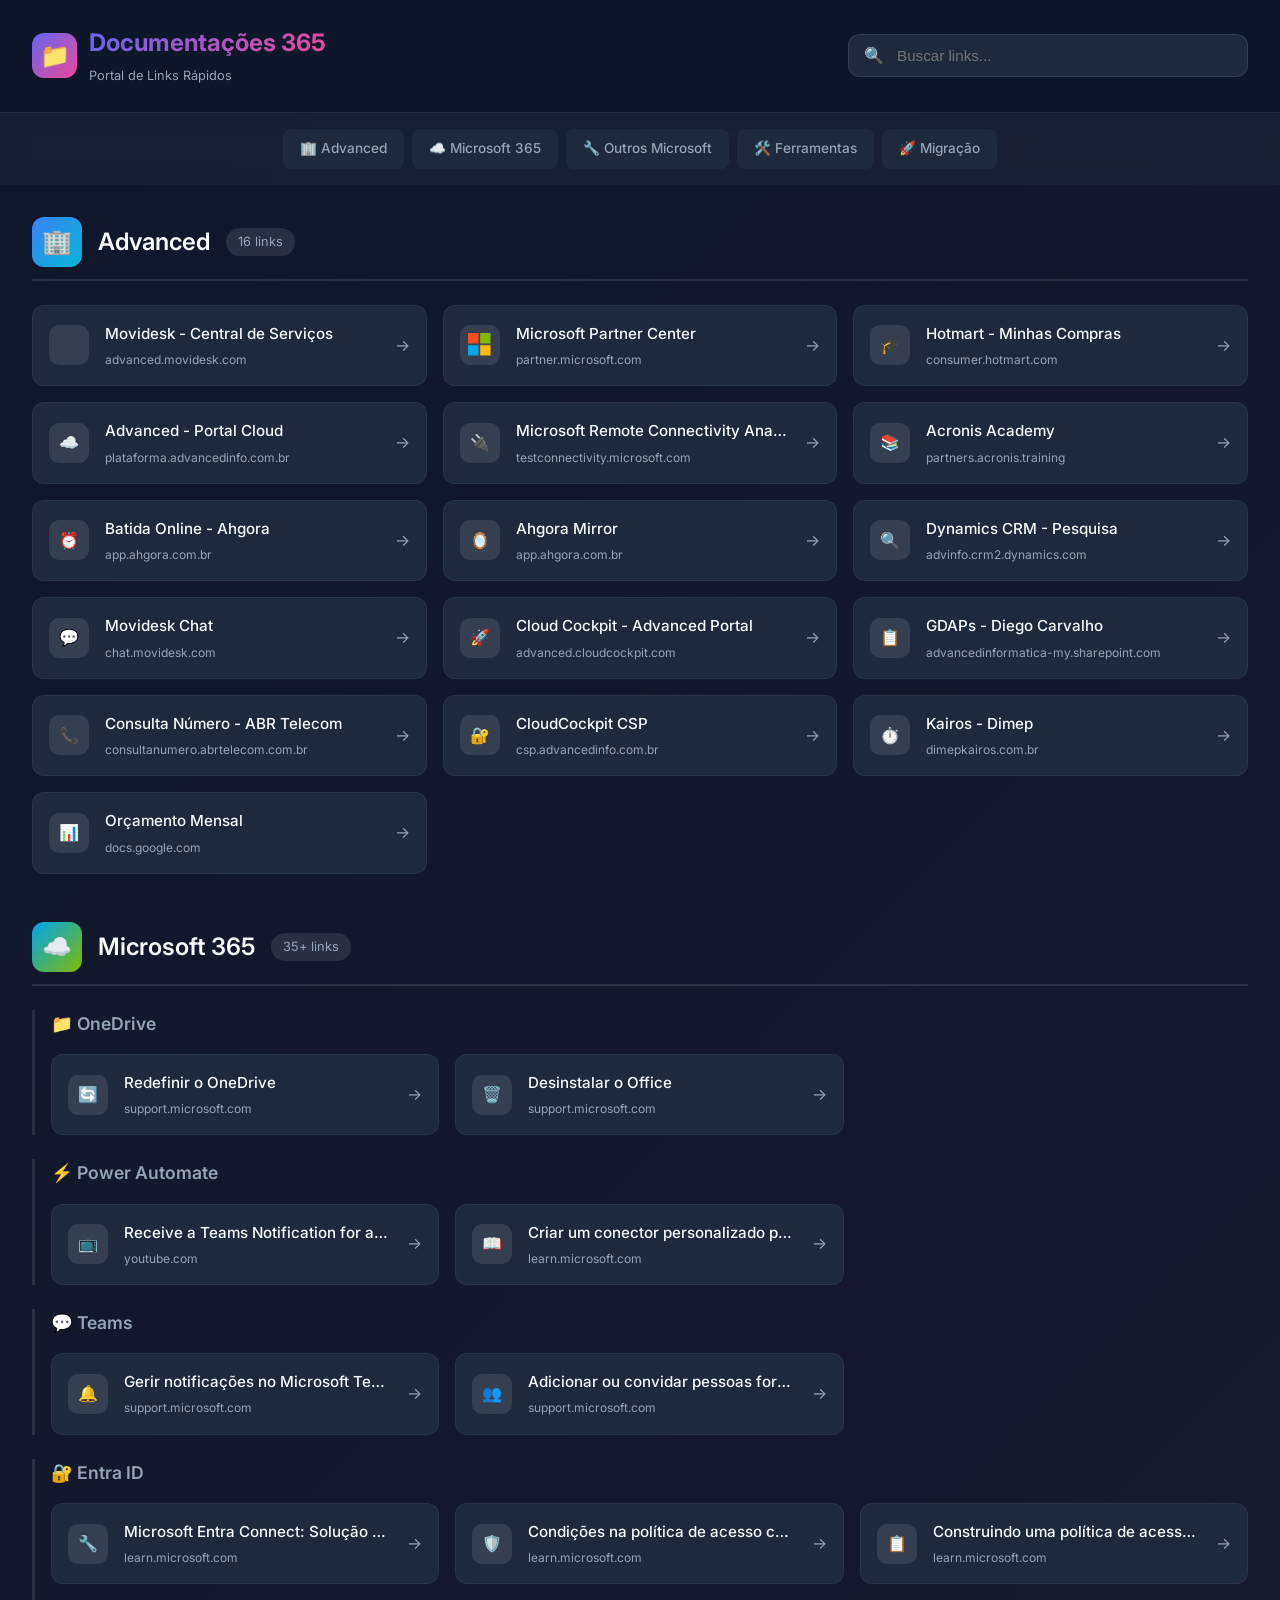
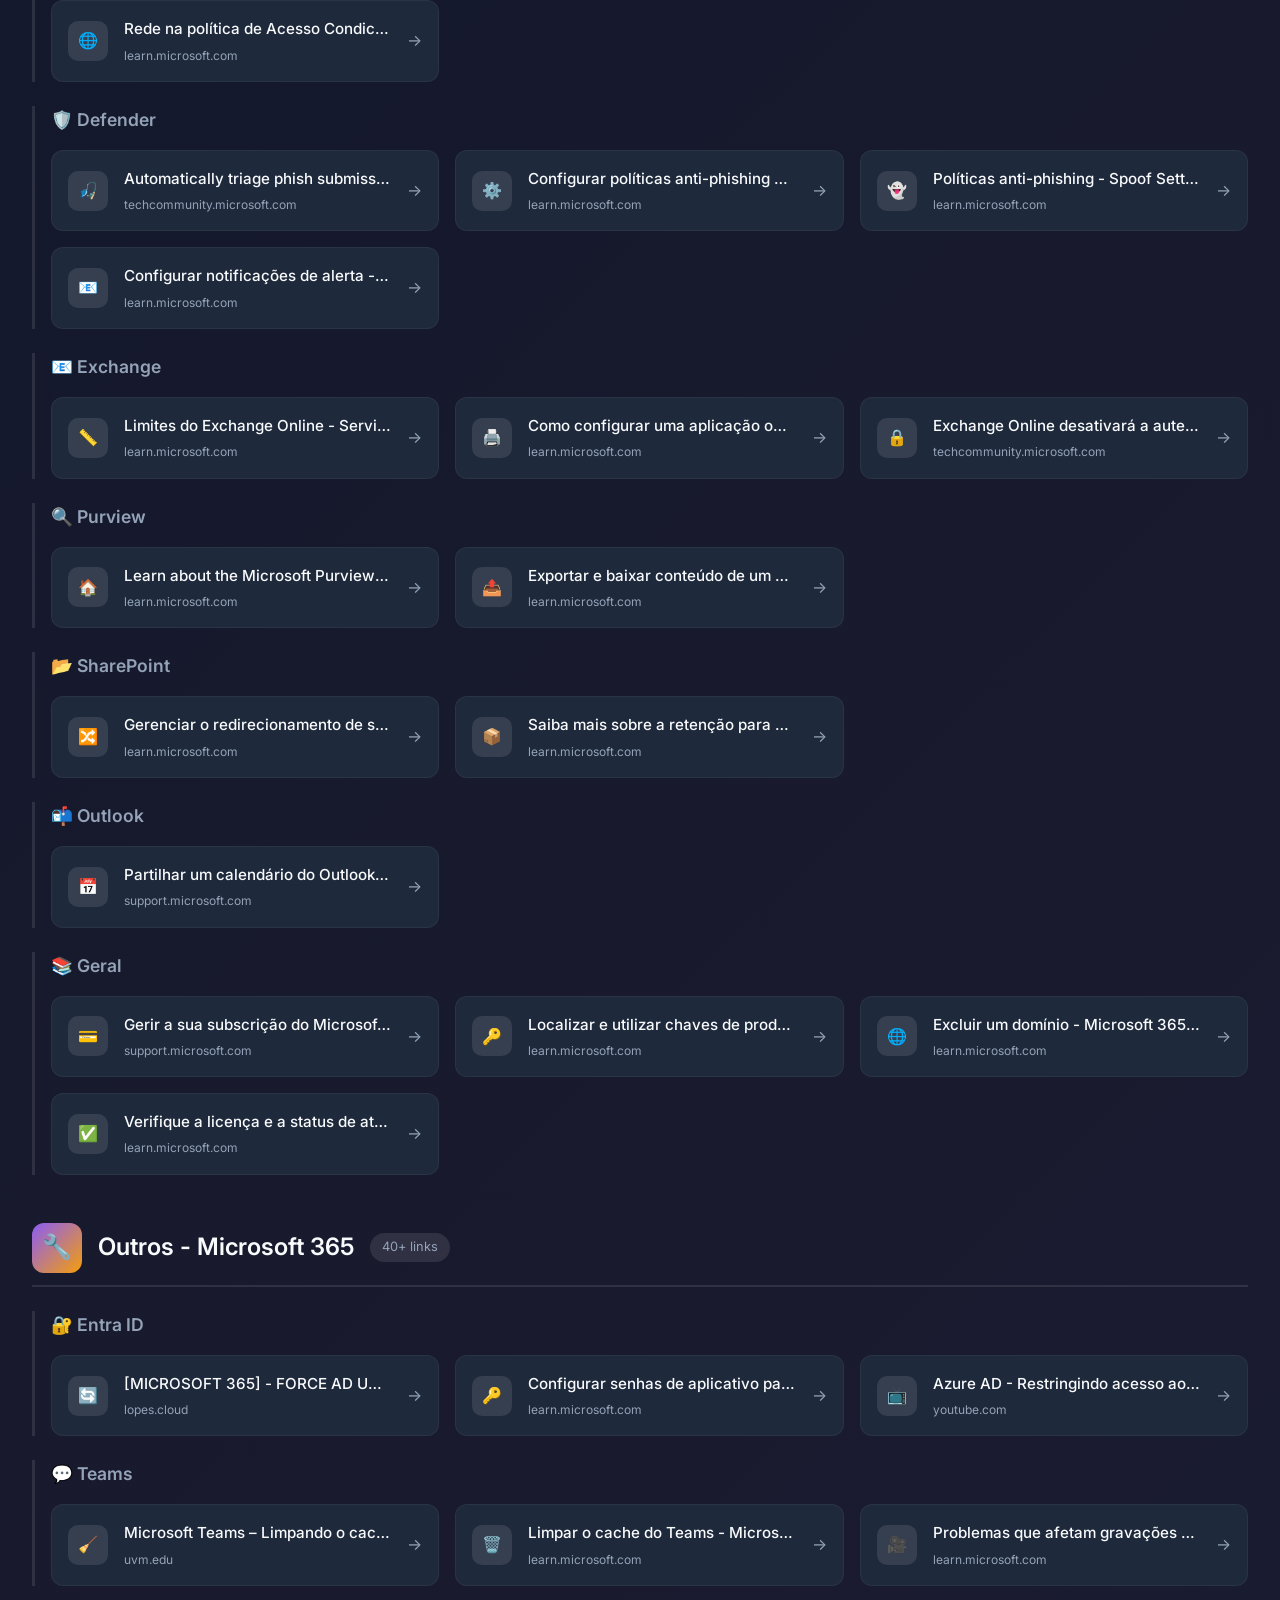
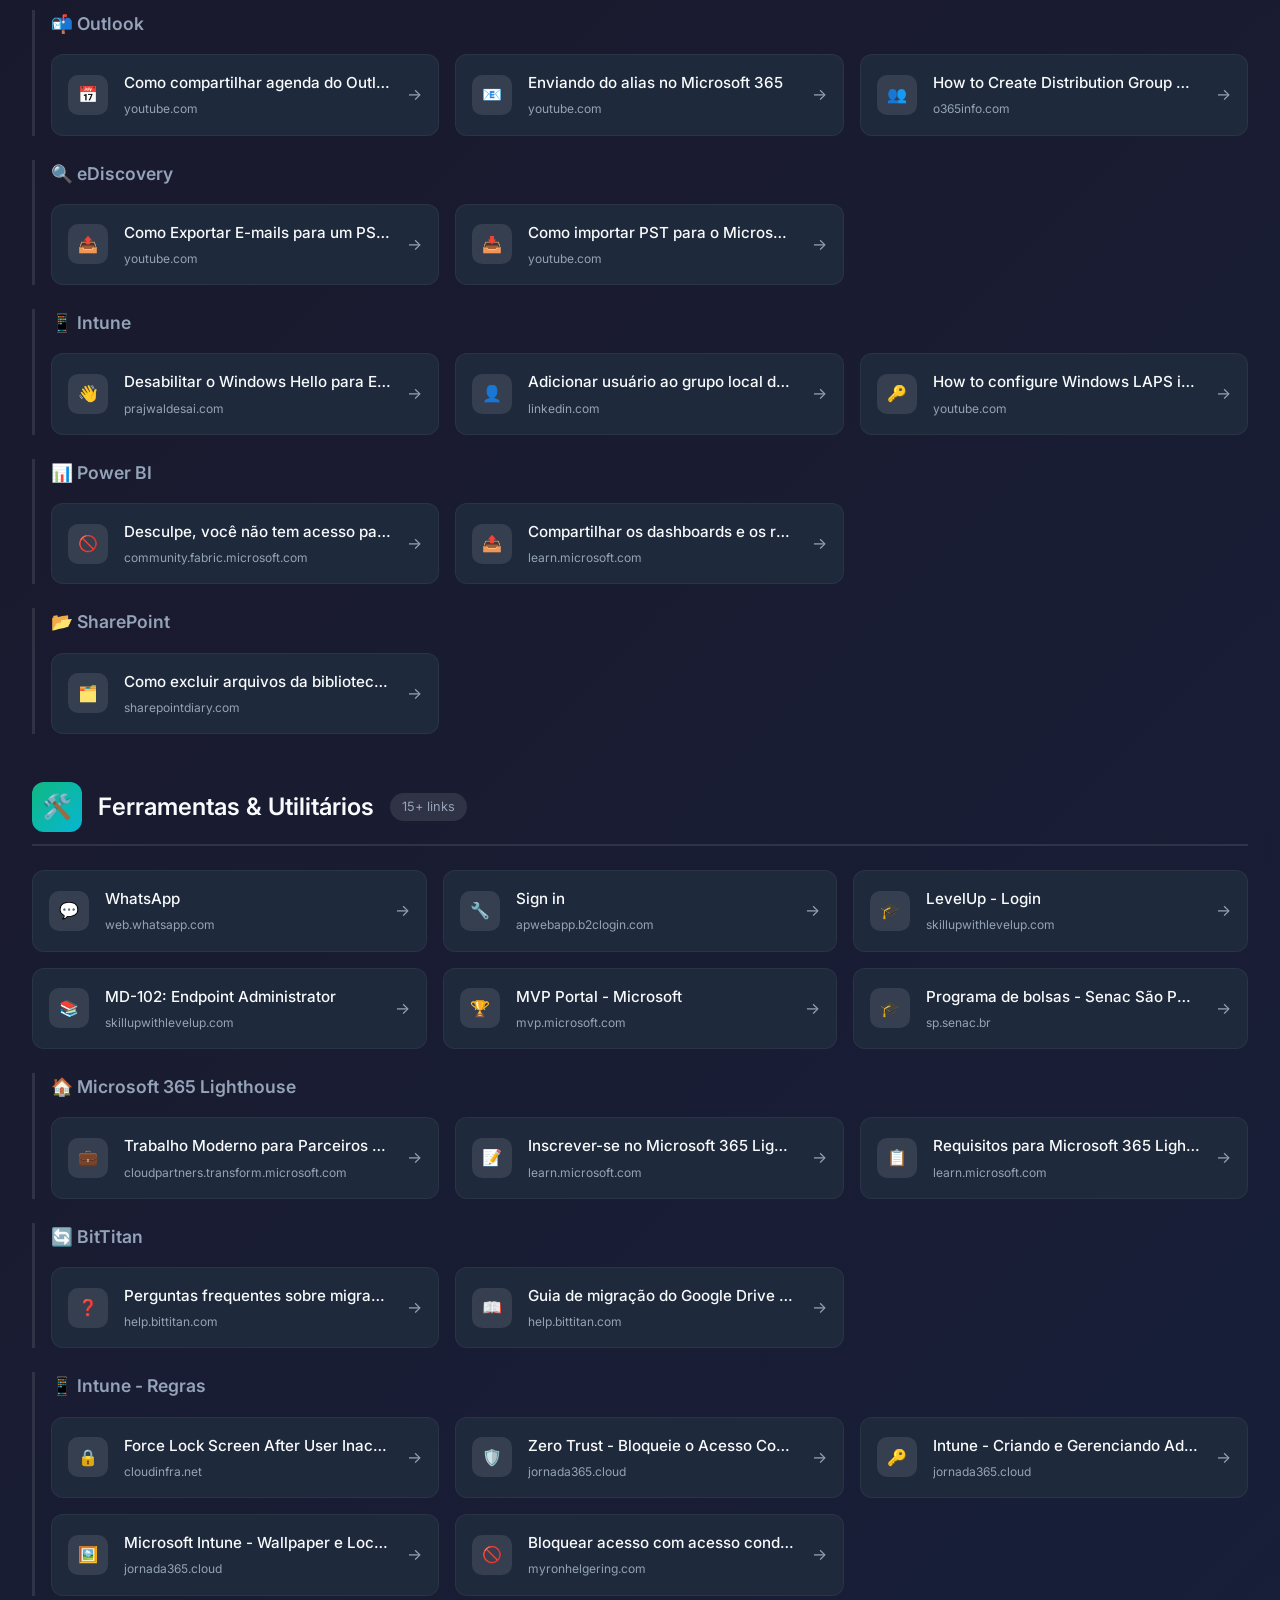
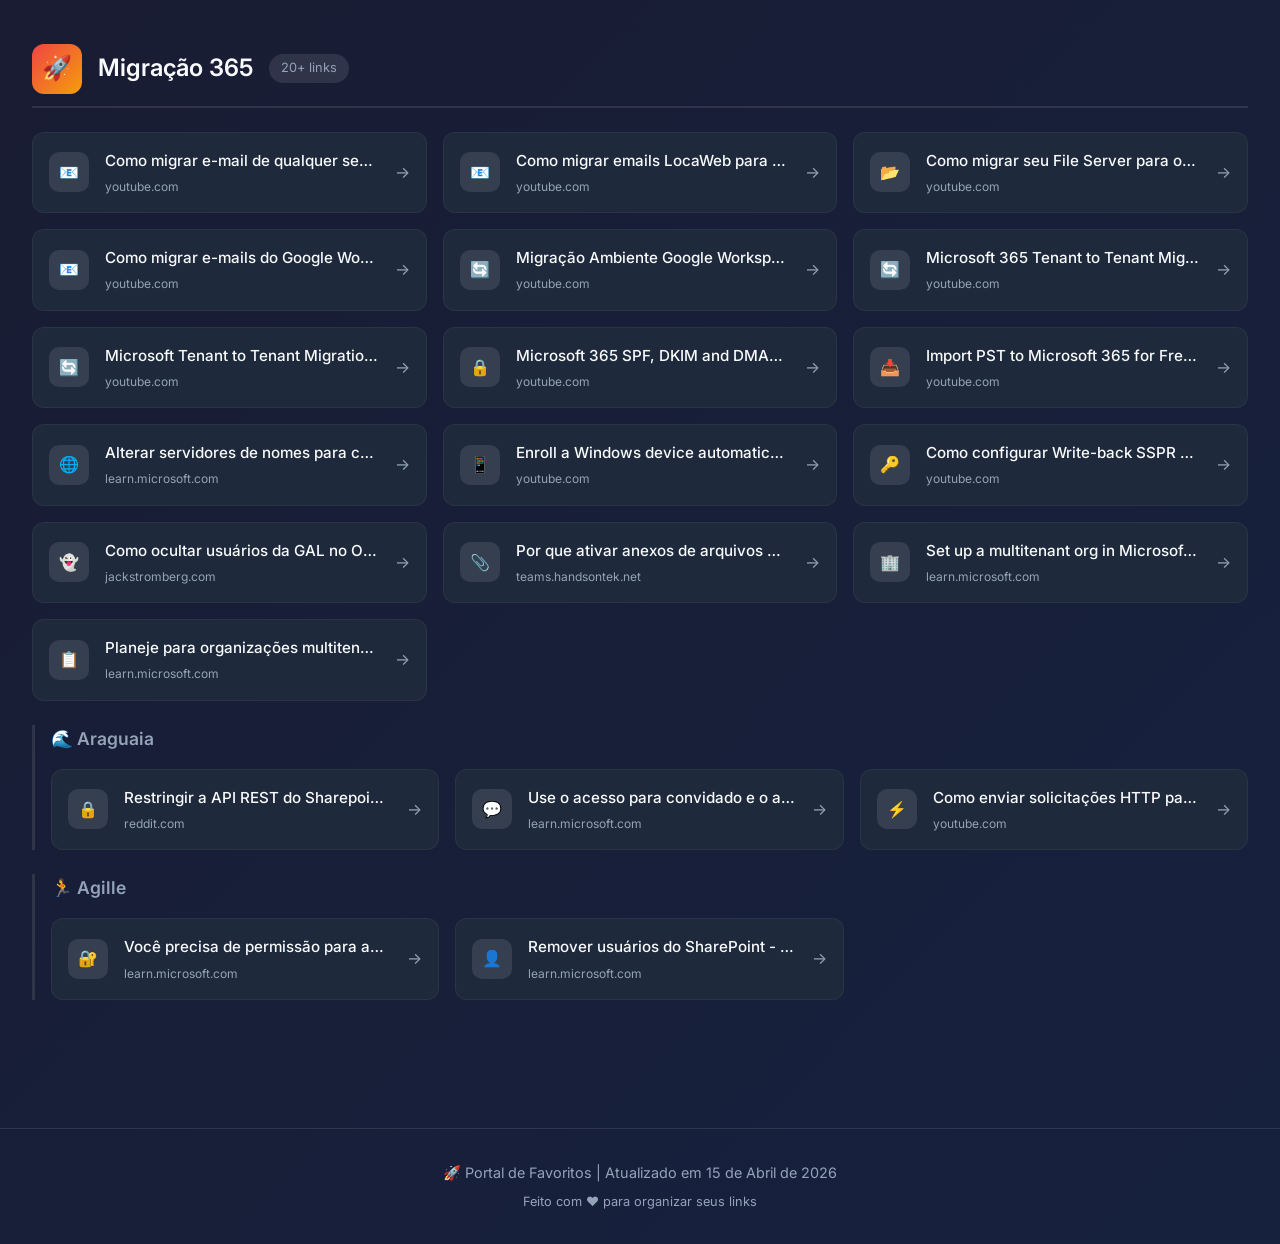
<file: index.html.html>
<!DOCTYPE html>
<html lang="pt-BR">
<head>
    <meta charset="UTF-8">
    <meta name="viewport" content="width=device-width, initial-scale=1.0">
    <title>🚀 Documentações para o dia a dia | Portal de Links</title>
    <link href="https://fonts.googleapis.com/css2?family=Inter:wght@300;400;500;600;700&display=swap" rel="stylesheet">
    <style>
        :root {
            --primary: #6366f1;
            --primary-dark: #4f46e5;
            --secondary: #ec4899;
            --bg-dark: #0f172a;
            --bg-card: #1e293b;
            --bg-card-hover: #334155;
            --text-primary: #f8fafc;
            --text-secondary: #94a3b8;
            --accent-blue: #3b82f6;
            --accent-green: #10b981;
            --accent-orange: #f59e0b;
            --accent-purple: #8b5cf6;
            --accent-red: #ef4444;
            --accent-cyan: #06b6d4;
        }

        * {
            margin: 0;
            padding: 0;
            box-sizing: border-box;
        }

        body {
            font-family: 'Inter', sans-serif;
            background: linear-gradient(135deg, var(--bg-dark) 0%, #1a1a2e 50%, #16213e 100%);
            min-height: 100vh;
            color: var(--text-primary);
            line-height: 1.6;
        }

        /* Header */
        header {
            background: rgba(15, 23, 42, 0.95);
            backdrop-filter: blur(20px);
            border-bottom: 1px solid rgba(255,255,255,0.1);
            padding: 1.5rem 2rem;
            position: sticky;
            top: 0;
            z-index: 100;
        }

        .header-content {
            max-width: 1400px;
            margin: 0 auto;
            display: flex;
            justify-content: space-between;
            align-items: center;
            flex-wrap: wrap;
            gap: 1rem;
        }

        .logo {
            display: flex;
            align-items: center;
            gap: 0.75rem;
        }

        .logo-icon {
            width: 45px;
            height: 45px;
            background: linear-gradient(135deg, var(--primary), var(--secondary));
            border-radius: 12px;
            display: flex;
            align-items: center;
            justify-content: center;
            font-size: 1.5rem;
        }

        .logo-text h1 {
            font-size: 1.5rem;
            font-weight: 700;
            background: linear-gradient(135deg, var(--primary), var(--secondary));
            -webkit-background-clip: text;
            -webkit-text-fill-color: transparent;
        }

        .logo-text span {
            font-size: 0.8rem;
            color: var(--text-secondary);
        }

        /* Search */
        .search-container {
            position: relative;
            width: 100%;
            max-width: 400px;
        }

        .search-input {
            width: 100%;
            padding: 0.75rem 1rem 0.75rem 3rem;
            background: var(--bg-card);
            border: 1px solid rgba(255,255,255,0.1);
            border-radius: 12px;
            color: var(--text-primary);
            font-size: 0.95rem;
            transition: all 0.3s ease;
        }

        .search-input:focus {
            outline: none;
            border-color: var(--primary);
            box-shadow: 0 0 0 3px rgba(99, 102, 241, 0.2);
        }

        .search-icon {
            position: absolute;
            left: 1rem;
            top: 50%;
            transform: translateY(-50%);
            color: var(--text-secondary);
        }

        /* Navigation */
        nav {
            background: rgba(30, 41, 59, 0.5);
            padding: 1rem;
            position: sticky;
            top: 80px;
            z-index: 99;
            backdrop-filter: blur(10px);
        }

        .nav-links {
            max-width: 1400px;
            margin: 0 auto;
            display: flex;
            gap: 0.5rem;
            flex-wrap: wrap;
            justify-content: center;
        }

        .nav-link {
            padding: 0.5rem 1rem;
            background: var(--bg-card);
            border-radius: 8px;
            color: var(--text-secondary);
            text-decoration: none;
            font-size: 0.85rem;
            font-weight: 500;
            transition: all 0.3s ease;
            border: 1px solid transparent;
        }

        .nav-link:hover {
            background: var(--primary);
            color: white;
            transform: translateY(-2px);
        }

        /* Main Content */
        main {
            max-width: 1400px;
            margin: 0 auto;
            padding: 2rem;
        }

        /* Category Section */
        .category-section {
            margin-bottom: 3rem;
            animation: fadeInUp 0.5s ease;
        }

        @keyframes fadeInUp {
            from {
                opacity: 0;
                transform: translateY(20px);
            }
            to {
                opacity: 1;
                transform: translateY(0);
            }
        }

        .category-header {
            display: flex;
            align-items: center;
            gap: 1rem;
            margin-bottom: 1.5rem;
            padding-bottom: 0.75rem;
            border-bottom: 2px solid rgba(255,255,255,0.1);
        }

        .category-icon {
            width: 50px;
            height: 50px;
            border-radius: 12px;
            display: flex;
            align-items: center;
            justify-content: center;
            font-size: 1.5rem;
        }

        .category-title {
            font-size: 1.5rem;
            font-weight: 600;
        }

        .category-count {
            background: rgba(255,255,255,0.1);
            padding: 0.25rem 0.75rem;
            border-radius: 20px;
            font-size: 0.8rem;
            color: var(--text-secondary);
        }

        /* Links Grid */
        .links-grid {
            display: grid;
            grid-template-columns: repeat(auto-fill, minmax(320px, 1fr));
            gap: 1rem;
        }

        .link-card {
            background: var(--bg-card);
            border-radius: 12px;
            padding: 1rem;
            display: flex;
            align-items: center;
            gap: 1rem;
            text-decoration: none;
            color: var(--text-primary);
            transition: all 0.3s ease;
            border: 1px solid rgba(255,255,255,0.05);
        }

        .link-card:hover {
            background: var(--bg-card-hover);
            transform: translateY(-3px);
            box-shadow: 0 10px 30px rgba(0,0,0,0.3);
            border-color: var(--primary);
        }

        .link-favicon {
            width: 40px;
            height: 40px;
            border-radius: 10px;
            background: rgba(255,255,255,0.1);
            display: flex;
            align-items: center;
            justify-content: center;
            flex-shrink: 0;
            overflow: hidden;
        }

        .link-favicon img {
            width: 24px;
            height: 24px;
            object-fit: contain;
        }

        .link-info {
            flex: 1;
            min-width: 0;
        }

        .link-title {
            font-weight: 500;
            font-size: 0.95rem;
            white-space: nowrap;
            overflow: hidden;
            text-overflow: ellipsis;
            margin-bottom: 0.25rem;
        }

        .link-url {
            font-size: 0.75rem;
            color: var(--text-secondary);
            white-space: nowrap;
            overflow: hidden;
            text-overflow: ellipsis;
        }

        .link-arrow {
            color: var(--text-secondary);
            transition: all 0.3s ease;
        }

        .link-card:hover .link-arrow {
            color: var(--primary);
            transform: translateX(5px);
        }

        /* Subcategory */
        .subcategory {
            margin-top: 1.5rem;
            padding-left: 1rem;
            border-left: 3px solid rgba(255,255,255,0.1);
        }

        .subcategory-title {
            font-size: 1.1rem;
            font-weight: 600;
            margin-bottom: 1rem;
            color: var(--text-secondary);
            display: flex;
            align-items: center;
            gap: 0.5rem;
        }

        /* Color variants for categories */
        .cat-advanced .category-icon { background: linear-gradient(135deg, var(--accent-blue), var(--accent-cyan)); }
        .cat-microsoft .category-icon { background: linear-gradient(135deg, #00a4ef, #7fba00); }
        .cat-outros .category-icon { background: linear-gradient(135deg, var(--accent-purple), var(--accent-orange)); }
        .cat-tools .category-icon { background: linear-gradient(135deg, var(--accent-green), var(--accent-cyan)); }
        .cat-migration .category-icon { background: linear-gradient(135deg, var(--accent-red), var(--accent-orange)); }

        /* Footer */
        footer {
            text-align: center;
            padding: 2rem;
            color: var(--text-secondary);
            font-size: 0.9rem;
            border-top: 1px solid rgba(255,255,255,0.1);
            margin-top: 3rem;
        }

        /* Responsive */
        @media (max-width: 768px) {
            .header-content {
                flex-direction: column;
                text-align: center;
            }

            .search-container {
                max-width: 100%;
            }

            .links-grid {
                grid-template-columns: 1fr;
            }

            main {
                padding: 1rem;
            }
        }

        /* Scrollbar */
        ::-webkit-scrollbar {
            width: 8px;
        }

        ::-webkit-scrollbar-track {
            background: var(--bg-dark);
        }

        ::-webkit-scrollbar-thumb {
            background: var(--bg-card);
            border-radius: 4px;
        }

        ::-webkit-scrollbar-thumb:hover {
            background: var(--primary);
        }

        /* Hidden class for search */
        .hidden {
            display: none !important;
        }
    </style>
</head>
<body>
    <header>
        <div class="header-content">
            <div class="logo">
                <div class="logo-icon">📁</div>
                <div class="logo-text">
                    <h1>Documentações 365</h1>
                    <span>Portal de Links Rápidos</span>
                </div>
            </div>
            <div class="search-container">
                <span class="search-icon">🔍</span>
                <input type="text" class="search-input" id="searchInput" placeholder="Buscar links...">
            </div>
        </div>
    </header>

    <nav>
        <div class="nav-links">
            <a href="#advanced" class="nav-link">🏢 Advanced</a>
            <a href="#microsoft365" class="nav-link">☁️ Microsoft 365</a>
            <a href="#outros-microsoft" class="nav-link">🔧 Outros Microsoft</a>
            <a href="#tools" class="nav-link">🛠️ Ferramentas</a>
            <a href="#migration" class="nav-link">🚀 Migração</a>
        </div>
    </nav>

    <main>
        <!-- Advanced Section -->
        <section id="advanced" class="category-section cat-advanced">
            <div class="category-header">
                <div class="category-icon">🏢</div>
                <h2 class="category-title">Advanced</h2>
                <span class="category-count">16 links</span>
            </div>
            <div class="links-grid">
                <a href="https://advanced.movidesk.com/Account/Login?ReturnUrl=%2fHome" class="link-card" target="_blank">
                    <div class="link-favicon"><img src="[data-uri]" alt=""></div>
                    <div class="link-info">
                        <div class="link-title">Movidesk - Central de Serviços</div>
                        <div class="link-url">advanced.movidesk.com</div>
                    </div>
                    <span class="link-arrow">→</span>
                </a>
                <a href="https://partner.microsoft.com/dashboard/v2/customers/list" class="link-card" target="_blank">
                    <div class="link-favicon"><img src="[data-uri]" alt=""></div>
                    <div class="link-info">
                        <div class="link-title">Microsoft Partner Center</div>
                        <div class="link-url">partner.microsoft.com</div>
                    </div>
                    <span class="link-arrow">→</span>
                </a>
                <a href="https://consumer.hotmart.com/main" class="link-card" target="_blank">
                    <div class="link-favicon">🎓</div>
                    <div class="link-info">
                        <div class="link-title">Hotmart - Minhas Compras</div>
                        <div class="link-url">consumer.hotmart.com</div>
                    </div>
                    <span class="link-arrow">→</span>
                </a>
                <a href="https://plataforma.advancedinfo.com.br/home/index" class="link-card" target="_blank">
                    <div class="link-favicon">☁️</div>
                    <div class="link-info">
                        <div class="link-title">Advanced - Portal Cloud</div>
                        <div class="link-url">plataforma.advancedinfo.com.br</div>
                    </div>
                    <span class="link-arrow">→</span>
                </a>
                <a href="https://testconnectivity.microsoft.com/tests" class="link-card" target="_blank">
                    <div class="link-favicon">🔌</div>
                    <div class="link-info">
                        <div class="link-title">Microsoft Remote Connectivity Analyzer</div>
                        <div class="link-url">testconnectivity.microsoft.com</div>
                    </div>
                    <span class="link-arrow">→</span>
                </a>
                <a href="https://partners.acronis.training/learn/learning-plans/203/pt-acronis-cyberfit-cloud-tech-fundamentals" class="link-card" target="_blank">
                    <div class="link-favicon">📚</div>
                    <div class="link-info">
                        <div class="link-title">Acronis Academy</div>
                        <div class="link-url">partners.acronis.training</div>
                    </div>
                    <span class="link-arrow">→</span>
                </a>
                <a href="https://app.ahgora.com.br/novabatidaonline/" class="link-card" target="_blank">
                    <div class="link-favicon">⏰</div>
                    <div class="link-info">
                        <div class="link-title">Batida Online - Ahgora</div>
                        <div class="link-url">app.ahgora.com.br</div>
                    </div>
                    <span class="link-arrow">→</span>
                </a>
                <a href="https://app.ahgora.com.br/externo/mirror" class="link-card" target="_blank">
                    <div class="link-favicon">🪞</div>
                    <div class="link-info">
                        <div class="link-title">Ahgora Mirror</div>
                        <div class="link-url">app.ahgora.com.br</div>
                    </div>
                    <span class="link-arrow">→</span>
                </a>
                <a href="https://advinfo.crm2.dynamics.com/main.aspx?pagetype=search" class="link-card" target="_blank">
                    <div class="link-favicon">🔍</div>
                    <div class="link-info">
                        <div class="link-title">Dynamics CRM - Pesquisa</div>
                        <div class="link-url">advinfo.crm2.dynamics.com</div>
                    </div>
                    <span class="link-arrow">→</span>
                </a>
                <a href="https://chat.movidesk.com/ChatWidgetNewNew/Landing/A7643E17A953465BB789F7B62F95D793" class="link-card" target="_blank">
                    <div class="link-favicon">💬</div>
                    <div class="link-info">
                        <div class="link-title">Movidesk Chat</div>
                        <div class="link-url">chat.movidesk.com</div>
                    </div>
                    <span class="link-arrow">→</span>
                </a>
                <a href="https://advanced.cloudcockpit.com/Login" class="link-card" target="_blank">
                    <div class="link-favicon">🚀</div>
                    <div class="link-info">
                        <div class="link-title">Cloud Cockpit - Advanced Portal</div>
                        <div class="link-url">advanced.cloudcockpit.com</div>
                    </div>
                    <span class="link-arrow">→</span>
                </a>
                <a href="https://advancedinformatica-my.sharepoint.com/personal/diego_carvalho_advancedinfo_com_br/Lists/GDAPs/AllItems.aspx" class="link-card" target="_blank">
                    <div class="link-favicon">📋</div>
                    <div class="link-info">
                        <div class="link-title">GDAPs - Diego Carvalho</div>
                        <div class="link-url">advancedinformatica-my.sharepoint.com</div>
                    </div>
                    <span class="link-arrow">→</span>
                </a>
                <a href="https://consultanumero.abrtelecom.com.br/consultanumero/consulta/consultaSituacaoAtualCtg" class="link-card" target="_blank">
                    <div class="link-favicon">📞</div>
                    <div class="link-info">
                        <div class="link-title">Consulta Número - ABR Telecom</div>
                        <div class="link-url">consultanumero.abrtelecom.com.br</div>
                    </div>
                    <span class="link-arrow">→</span>
                </a>
                <a href="https://csp.advancedinfo.com.br/Login" class="link-card" target="_blank">
                    <div class="link-favicon">🔐</div>
                    <div class="link-info">
                        <div class="link-title">CloudCockpit CSP</div>
                        <div class="link-url">csp.advancedinfo.com.br</div>
                    </div>
                    <span class="link-arrow">→</span>
                </a>
                <a href="https://www.dimepkairos.com.br/Dimep/Account/LogOn" class="link-card" target="_blank">
                    <div class="link-favicon">⏱️</div>
                    <div class="link-info">
                        <div class="link-title">Kairos - Dimep</div>
                        <div class="link-url">dimepkairos.com.br</div>
                    </div>
                    <span class="link-arrow">→</span>
                </a>
                <a href="https://docs.google.com/spreadsheets/d/1nT31neZBgX0JsSbGDRXcBlPFfb6HnVMkrgk_S5cRzVo/edit" class="link-card" target="_blank">
                    <div class="link-favicon">📊</div>
                    <div class="link-info">
                        <div class="link-title">Orçamento Mensal</div>
                        <div class="link-url">docs.google.com</div>
                    </div>
                    <span class="link-arrow">→</span>
                </a>
            </div>
        </section>

        <!-- Microsoft 365 Section -->
        <section id="microsoft365" class="category-section cat-microsoft">
            <div class="category-header">
                <div class="category-icon">☁️</div>
                <h2 class="category-title">Microsoft 365</h2>
                <span class="category-count">35+ links</span>
            </div>

            <!-- OneDrive -->
            <div class="subcategory">
                <h3 class="subcategory-title">📁 OneDrive</h3>
                <div class="links-grid">
                    <a href="https://support.microsoft.com/pt-br/office/redefinir-o-onedrive-34701e00-bf7b-42db-b960-84905399050c" class="link-card" target="_blank">
                        <div class="link-favicon">🔄</div>
                        <div class="link-info">
                            <div class="link-title">Redefinir o OneDrive</div>
                            <div class="link-url">support.microsoft.com</div>
                        </div>
                        <span class="link-arrow">→</span>
                    </a>
                    <a href="https://support.microsoft.com/pt-br/office/desinstalar-o-office-de-um-computador-9dd49b83-264a-477a-8fcc-2fdf5dbf61d8" class="link-card" target="_blank">
                        <div class="link-favicon">🗑️</div>
                        <div class="link-info">
                            <div class="link-title">Desinstalar o Office</div>
                            <div class="link-url">support.microsoft.com</div>
                        </div>
                        <span class="link-arrow">→</span>
                    </a>
                </div>
            </div>

            <!-- Power Automate -->
            <div class="subcategory">
                <h3 class="subcategory-title">⚡ Power Automate</h3>
                <div class="links-grid">
                    <a href="https://www.youtube.com/watch?v=4FO28aqBYrY" class="link-card" target="_blank">
                        <div class="link-favicon">📺</div>
                        <div class="link-info">
                            <div class="link-title">Receive a Teams Notification for a New Email Received</div>
                            <div class="link-url">youtube.com</div>
                        </div>
                        <span class="link-arrow">→</span>
                    </a>
                    <a href="https://learn.microsoft.com/pt-br/power-automate/teams/approvals-custom-connector" class="link-card" target="_blank">
                        <div class="link-favicon">📖</div>
                        <div class="link-info">
                            <div class="link-title">Criar um conector personalizado para um fluxo de aprovação</div>
                            <div class="link-url">learn.microsoft.com</div>
                        </div>
                        <span class="link-arrow">→</span>
                    </a>
                </div>
            </div>

            <!-- Teams -->
            <div class="subcategory">
                <h3 class="subcategory-title">💬 Teams</h3>
                <div class="links-grid">
                    <a href="https://support.microsoft.com/pt-br/office/gerenciar-notifica%C3%A7%C3%B5es-no-microsoft-teams-1cc31834-5fe5-412b-8edb-43fecc78413d" class="link-card" target="_blank">
                        <div class="link-favicon">🔔</div>
                        <div class="link-info">
                            <div class="link-title">Gerir notificações no Microsoft Teams</div>
                            <div class="link-url">support.microsoft.com</div>
                        </div>
                        <span class="link-arrow">→</span>
                    </a>
                    <a href="https://support.microsoft.com/pt-br/office/adicionar-ou-convidar-pessoas-fora-de-sua-organiza%C3%A7%C3%A3o-para-um-chat-no-microsoft-teams-6897ab47-9f60-4db6-8b95-18599714fe57" class="link-card" target="_blank">
                        <div class="link-favicon">👥</div>
                        <div class="link-info">
                            <div class="link-title">Adicionar ou convidar pessoas fora de sua organização para um chat no Teams</div>
                            <div class="link-url">support.microsoft.com</div>
                        </div>
                        <span class="link-arrow">→</span>
                    </a>
                </div>
            </div>

            <!-- Entra ID -->
            <div class="subcategory">
                <h3 class="subcategory-title">🔐 Entra ID</h3>
                <div class="links-grid">
                    <a href="https://learn.microsoft.com/pt-br/entra/identity/hybrid/connect/tshoot-connect-sync-errors" class="link-card" target="_blank">
                        <div class="link-favicon">🔧</div>
                        <div class="link-info">
                            <div class="link-title">Microsoft Entra Connect: Solução de problemas de erros durante a sincronização</div>
                            <div class="link-url">learn.microsoft.com</div>
                        </div>
                        <span class="link-arrow">→</span>
                    </a>
                    <a href="https://learn.microsoft.com/pt-br/entra/identity/conditional-access/concept-conditional-access-conditions" class="link-card" target="_blank">
                        <div class="link-favicon">🛡️</div>
                        <div class="link-info">
                            <div class="link-title">Condições na política de acesso condicional</div>
                            <div class="link-url">learn.microsoft.com</div>
                        </div>
                        <span class="link-arrow">→</span>
                    </a>
                    <a href="https://learn.microsoft.com/pt-br/entra/identity/conditional-access/concept-conditional-access-policies" class="link-card" target="_blank">
                        <div class="link-favicon">📋</div>
                        <div class="link-info">
                            <div class="link-title">Construindo uma política de acesso condicional</div>
                            <div class="link-url">learn.microsoft.com</div>
                        </div>
                        <span class="link-arrow">→</span>
                    </a>
                    <a href="https://learn.microsoft.com/pt-br/entra/identity/conditional-access/concept-assignment-network" class="link-card" target="_blank">
                        <div class="link-favicon">🌐</div>
                        <div class="link-info">
                            <div class="link-title">Rede na política de Acesso Condicional</div>
                            <div class="link-url">learn.microsoft.com</div>
                        </div>
                        <span class="link-arrow">→</span>
                    </a>
                </div>
            </div>

            <!-- Defender -->
            <div class="subcategory">
                <h3 class="subcategory-title">🛡️ Defender</h3>
                <div class="links-grid">
                    <a href="https://techcommunity.microsoft.com/blog/microsoftdefenderforoffice365blog/automatically-triage-phish-submissions-in-microsoft-defender-for-office-365/2733752" class="link-card" target="_blank">
                        <div class="link-favicon">🎣</div>
                        <div class="link-info">
                            <div class="link-title">Automatically triage phish submissions in Microsoft Defender for Office 365</div>
                            <div class="link-url">techcommunity.microsoft.com</div>
                        </div>
                        <span class="link-arrow">→</span>
                    </a>
                    <a href="https://learn.microsoft.com/pt-br/defender-office-365/anti-phishing-policies-mdo-configure" class="link-card" target="_blank">
                        <div class="link-favicon">⚙️</div>
                        <div class="link-info">
                            <div class="link-title">Configurar políticas anti-phishing no Microsoft Defender para Office 365</div>
                            <div class="link-url">learn.microsoft.com</div>
                        </div>
                        <span class="link-arrow">→</span>
                    </a>
                    <a href="https://learn.microsoft.com/pt-br/defender-office-365/anti-phishing-policies-about#spoof-settings" class="link-card" target="_blank">
                        <div class="link-favicon">👻</div>
                        <div class="link-info">
                            <div class="link-title">Políticas anti-phishing - Spoof Settings</div>
                            <div class="link-url">learn.microsoft.com</div>
                        </div>
                        <span class="link-arrow">→</span>
                    </a>
                    <a href="https://learn.microsoft.com/pt-br/defender-xdr/configure-email-notifications" class="link-card" target="_blank">
                        <div class="link-favicon">📧</div>
                        <div class="link-info">
                            <div class="link-title">Configurar notificações de alerta - Microsoft Defender XDR</div>
                            <div class="link-url">learn.microsoft.com</div>
                        </div>
                        <span class="link-arrow">→</span>
                    </a>
                </div>
            </div>

            <!-- Exchange -->
            <div class="subcategory">
                <h3 class="subcategory-title">📧 Exchange</h3>
                <div class="links-grid">
                    <a href="https://learn.microsoft.com/pt-br/office365/servicedescriptions/exchange-online-service-description/exchange-online-limits" class="link-card" target="_blank">
                        <div class="link-favicon">📏</div>
                        <div class="link-info">
                            <div class="link-title">Limites do Exchange Online - Service Descriptions</div>
                            <div class="link-url">learn.microsoft.com</div>
                        </div>
                        <span class="link-arrow">→</span>
                    </a>
                    <a href="https://learn.microsoft.com/pt-br/exchange/mail-flow-best-practices/how-to-set-up-a-multifunction-device-or-application-to-send-email-using-microsoft-365-or-office-365" class="link-card" target="_blank">
                        <div class="link-favicon">🖨️</div>
                        <div class="link-info">
                            <div class="link-title">Como configurar uma aplicação ou dispositivo multifunções para enviar e-mails</div>
                            <div class="link-url">learn.microsoft.com</div>
                        </div>
                        <span class="link-arrow">→</span>
                    </a>
                    <a href="https://techcommunity.microsoft.com/blog/exchange/exchange-online-to-retire-basic-auth-for-client-submission-smtp-auth/4114750" class="link-card" target="_blank">
                        <div class="link-favicon">🔒</div>
                        <div class="link-info">
                            <div class="link-title">Exchange Online desativará a autenticação básica para envio de cliente (SMTP AUTH)</div>
                            <div class="link-url">techcommunity.microsoft.com</div>
                        </div>
                        <span class="link-arrow">→</span>
                    </a>
                </div>
            </div>

            <!-- Purview -->
            <div class="subcategory">
                <h3 class="subcategory-title">🔍 Purview</h3>
                <div class="links-grid">
                    <a href="https://learn.microsoft.com/en-us/purview/purview-portal" class="link-card" target="_blank">
                        <div class="link-favicon">🏠</div>
                        <div class="link-info">
                            <div class="link-title">Learn about the Microsoft Purview portal</div>
                            <div class="link-url">learn.microsoft.com</div>
                        </div>
                        <span class="link-arrow">→</span>
                    </a>
                    <a href="https://learn.microsoft.com/en-us/purview/ediscovery-export-content" class="link-card" target="_blank">
                        <div class="link-favicon">📤</div>
                        <div class="link-info">
                            <div class="link-title">Exportar e baixar conteúdo de um caso de Descoberta Eletrônica (Padrão)</div>
                            <div class="link-url">learn.microsoft.com</div>
                        </div>
                        <span class="link-arrow">→</span>
                    </a>
                </div>
            </div>

            <!-- SharePoint -->
            <div class="subcategory">
                <h3 class="subcategory-title">📂 SharePoint</h3>
                <div class="links-grid">
                    <a href="https://learn.microsoft.com/pt-br/sharepoint/manage-site-redirects" class="link-card" target="_blank">
                        <div class="link-favicon">🔀</div>
                        <div class="link-info">
                            <div class="link-title">Gerenciar o redirecionamento de sites - SharePoint in Microsoft 365</div>
                            <div class="link-url">learn.microsoft.com</div>
                        </div>
                        <span class="link-arrow">→</span>
                    </a>
                    <a href="https://learn.microsoft.com/en-us/purview/retention-policies-sharepoint#how-retention-works-for-sharepoint-and-onedrive" class="link-card" target="_blank">
                        <div class="link-favicon">📦</div>
                        <div class="link-info">
                            <div class="link-title">Saiba mais sobre a retenção para o SharePoint e o OneDrive</div>
                            <div class="link-url">learn.microsoft.com</div>
                        </div>
                        <span class="link-arrow">→</span>
                    </a>
                </div>
            </div>

            <!-- Outlook -->
            <div class="subcategory">
                <h3 class="subcategory-title">📬 Outlook</h3>
                <div class="links-grid">
                    <a href="https://support.microsoft.com/pt-br/office/compartilhar-um-calend%C3%A1rio-do-outlook-com-outras-pessoas-353ed2c1-3ec5-449d-8c73-6931a0adab88" class="link-card" target="_blank">
                        <div class="link-favicon">📅</div>
                        <div class="link-info">
                            <div class="link-title">Partilhar um calendário do Outlook como só de visualização com outras pessoas</div>
                            <div class="link-url">support.microsoft.com</div>
                        </div>
                        <span class="link-arrow">→</span>
                    </a>
                </div>
            </div>

            <!-- General M365 -->
            <div class="subcategory">
                <h3 class="subcategory-title">📚 Geral</h3>
                <div class="links-grid">
                    <a href="https://support.microsoft.com/pt-br/office/gerenciar-sua-assinatura-do-microsoft-365-ou-produto-do-office-959ac957-8d37-4ae4-b1b6-d6e4874e013f" class="link-card" target="_blank">
                        <div class="link-favicon">💳</div>
                        <div class="link-info">
                            <div class="link-title">Gerir a sua subscrição do Microsoft 365 ou produto do Office</div>
                            <div class="link-url">support.microsoft.com</div>
                        </div>
                        <span class="link-arrow">→</span>
                    </a>
                    <a href="https://learn.microsoft.com/pt-br/microsoft-365/commerce/licenses/product-keys-for-vl" class="link-card" target="_blank">
                        <div class="link-favicon">🔑</div>
                        <div class="link-info">
                            <div class="link-title">Localizar e utilizar chaves de produto para licenciamento em volume</div>
                            <div class="link-url">learn.microsoft.com</div>
                        </div>
                        <span class="link-arrow">→</span>
                    </a>
                    <a href="https://learn.microsoft.com/pt-br/microsoft-365/admin/get-help-with-domains/remove-a-domain" class="link-card" target="_blank">
                        <div class="link-favicon">🌐</div>
                        <div class="link-info">
                            <div class="link-title">Excluir um domínio - Microsoft 365 admin</div>
                            <div class="link-url">learn.microsoft.com</div>
                        </div>
                        <span class="link-arrow">→</span>
                    </a>
                    <a href="https://learn.microsoft.com/pt-br/microsoft-365-apps/licensing-activation/vnextdiag" class="link-card" target="_blank">
                        <div class="link-favicon">✅</div>
                        <div class="link-info">
                            <div class="link-title">Verifique a licença e a status de ativação para Microsoft 365 Apps</div>
                            <div class="link-url">learn.microsoft.com</div>
                        </div>
                        <span class="link-arrow">→</span>
                    </a>
                </div>
            </div>
        </section>

        <!-- Outros Microsoft Section -->
        <section id="outros-microsoft" class="category-section cat-outros">
            <div class="category-header">
                <div class="category-icon">🔧</div>
                <h2 class="category-title">Outros - Microsoft 365</h2>
                <span class="category-count">40+ links</span>
            </div>

            <!-- Entra ID -->
            <div class="subcategory">
                <h3 class="subcategory-title">🔐 Entra ID</h3>
                <div class="links-grid">
                    <a href="https://lopes.cloud/microsoft-365/microsoft-365-force-ad-user-sync-with-entra-id" class="link-card" target="_blank">
                        <div class="link-favicon">🔄</div>
                        <div class="link-info">
                            <div class="link-title">[MICROSOFT 365] - FORCE AD USER SYNC WITH ENTRA ID</div>
                            <div class="link-url">lopes.cloud</div>
                        </div>
                        <span class="link-arrow">→</span>
                    </a>
                    <a href="https://learn.microsoft.com/pt-br/entra/identity/authentication/howto-mfa-app-passwords" class="link-card" target="_blank">
                        <div class="link-favicon">🔑</div>
                        <div class="link-info">
                            <div class="link-title">Configurar senhas de aplicativo para a autenticação multifator do Microsoft Entra</div>
                            <div class="link-url">learn.microsoft.com</div>
                        </div>
                        <span class="link-arrow">→</span>
                    </a>
                    <a href="https://www.youtube.com/watch?v=a3jc_O8HOPg" class="link-card" target="_blank">
                        <div class="link-favicon">📺</div>
                        <div class="link-info">
                            <div class="link-title">Azure AD - Restringindo acesso ao Office 365 por região via conditional access</div>
                            <div class="link-url">youtube.com</div>
                        </div>
                        <span class="link-arrow">→</span>
                    </a>
                </div>
            </div>

            <!-- Teams -->
            <div class="subcategory">
                <h3 class="subcategory-title">💬 Teams</h3>
                <div class="links-grid">
                    <a href="https://www.uvm.edu/it/kb/article/clearing-teams-cache/" class="link-card" target="_blank">
                        <div class="link-favicon">🧹</div>
                        <div class="link-info">
                            <div class="link-title">Microsoft Teams – Limpando o cache do cliente do Teams</div>
                            <div class="link-url">uvm.edu</div>
                        </div>
                        <span class="link-arrow">→</span>
                    </a>
                    <a href="https://learn.microsoft.com/pt-br/microsoftteams/troubleshoot/teams-administration/clear-teams-cache" class="link-card" target="_blank">
                        <div class="link-favicon">🗑️</div>
                        <div class="link-info">
                            <div class="link-title">Limpar o cache do Teams - Microsoft Teams</div>
                            <div class="link-url">learn.microsoft.com</div>
                        </div>
                        <span class="link-arrow">→</span>
                    </a>
                    <a href="https://learn.microsoft.com/pt-br/microsoftteams/troubleshoot/meetings/troubleshoot-meeting-recording-issues" class="link-card" target="_blank">
                        <div class="link-favicon">🎥</div>
                        <div class="link-info">
                            <div class="link-title">Problemas que afetam gravações de reunião - Microsoft Teams</div>
                            <div class="link-url">learn.microsoft.com</div>
                        </div>
                        <span class="link-arrow">→</span>
                    </a>
                </div>
            </div>

            <!-- Outlook -->
            <div class="subcategory">
                <h3 class="subcategory-title">📬 Outlook</h3>
                <div class="links-grid">
                    <a href="https://www.youtube.com/watch?v=b8zO9GdWtoM" class="link-card" target="_blank">
                        <div class="link-favicon">📅</div>
                        <div class="link-info">
                            <div class="link-title">Como compartilhar agenda do Outlook com todos da empresa? Dica de Calendário aberto</div>
                            <div class="link-url">youtube.com</div>
                        </div>
                        <span class="link-arrow">→</span>
                    </a>
                    <a href="https://www.youtube.com/watch?v=lbQI_ifV7MA" class="link-card" target="_blank">
                        <div class="link-favicon">📧</div>
                        <div class="link-info">
                            <div class="link-title">Enviando do alias no Microsoft 365</div>
                            <div class="link-url">youtube.com</div>
                        </div>
                        <span class="link-arrow">→</span>
                    </a>
                    <a href="https://o365info.com/create-distribution-group-powershell/" class="link-card" target="_blank">
                        <div class="link-favicon">👥</div>
                        <div class="link-info">
                            <div class="link-title">How to Create Distribution Group with PowerShell - o365info</div>
                            <div class="link-url">o365info.com</div>
                        </div>
                        <span class="link-arrow">→</span>
                    </a>
                </div>
            </div>

            <!-- eDiscovery -->
            <div class="subcategory">
                <h3 class="subcategory-title">🔍 eDiscovery</h3>
                <div class="links-grid">
                    <a href="https://www.youtube.com/watch?v=IXhc6I-TD14" class="link-card" target="_blank">
                        <div class="link-favicon">📤</div>
                        <div class="link-info">
                            <div class="link-title">Como Exportar E-mails para um PST dentro do Painel do Microsoft 365</div>
                            <div class="link-url">youtube.com</div>
                        </div>
                        <span class="link-arrow">→</span>
                    </a>
                    <a href="https://www.youtube.com/watch?v=NPv0jq8sFqI" class="link-card" target="_blank">
                        <div class="link-favicon">📥</div>
                        <div class="link-info">
                            <div class="link-title">Como importar PST para o Microsoft 365 (Exchange Online)</div>
                            <div class="link-url">youtube.com</div>
                        </div>
                        <span class="link-arrow">→</span>
                    </a>
                </div>
            </div>

            <!-- Intune -->
            <div class="subcategory">
                <h3 class="subcategory-title">📱 Intune</h3>
                <div class="links-grid">
                    <a href="https://www.prajwaldesai.com/disable-windows-hello-for-business-using-intune/" class="link-card" target="_blank">
                        <div class="link-favicon">👋</div>
                        <div class="link-info">
                            <div class="link-title">Desabilitar o Windows Hello para Empresas usando o Intune - Guia Completo</div>
                            <div class="link-url">prajwaldesai.com</div>
                        </div>
                        <span class="link-arrow">→</span>
                    </a>
                    <a href="https://www.linkedin.com/pulse/adicionar-usu%C3%A1rio-ao-grupo-local-do-windows-11-usando-thiago-guirotto-nlyzf/" class="link-card" target="_blank">
                        <div class="link-favicon">👤</div>
                        <div class="link-info">
                            <div class="link-title">Adicionar usuário ao grupo local do Windows 11 usando Microsoft Intune</div>
                            <div class="link-url">linkedin.com</div>
                        </div>
                        <span class="link-arrow">→</span>
                    </a>
                    <a href="https://www.youtube.com/watch?v=hBhNg1lVJwk" class="link-card" target="_blank">
                        <div class="link-favicon">🔑</div>
                        <div class="link-info">
                            <div class="link-title">How to configure Windows LAPS in Microsoft Intune | Azure AD</div>
                            <div class="link-url">youtube.com</div>
                        </div>
                        <span class="link-arrow">→</span>
                    </a>
                </div>
            </div>

            <!-- Power BI -->
            <div class="subcategory">
                <h3 class="subcategory-title">📊 Power BI</h3>
                <div class="links-grid">
                    <a href="https://community.fabric.microsoft.com/t5/Service/sorry-you-dont-have-access-to-publish-to-this-work-space-please/m-p/592923" class="link-card" target="_blank">
                        <div class="link-favicon">🚫</div>
                        <div class="link-info">
                            <div class="link-title">Desculpe, você não tem acesso para publicar neste workspace</div>
                            <div class="link-url">community.fabric.microsoft.com</div>
                        </div>
                        <span class="link-arrow">→</span>
                    </a>
                    <a href="https://learn.microsoft.com/pt-br/power-bi/collaborate-share/service-share-dashboards" class="link-card" target="_blank">
                        <div class="link-favicon">📤</div>
                        <div class="link-info">
                            <div class="link-title">Compartilhar os dashboards e os relatórios do Power BI com colegas de trabalho</div>
                            <div class="link-url">learn.microsoft.com</div>
                        </div>
                        <span class="link-arrow">→</span>
                    </a>
                </div>
            </div>

            <!-- SharePoint -->
            <div class="subcategory">
                <h3 class="subcategory-title">📂 SharePoint</h3>
                <div class="links-grid">
                    <a href="https://www.sharepointdiary.com/2021/10/how-to-delete-files-from-preservation-hold-library.html" class="link-card" target="_blank">
                        <div class="link-favicon">🗂️</div>
                        <div class="link-info">
                            <div class="link-title">Como excluir arquivos da biblioteca de retenção para preservação no SharePoint Online</div>
                            <div class="link-url">sharepointdiary.com</div>
                        </div>
                        <span class="link-arrow">→</span>
                    </a>
                </div>
            </div>
        </section>

        <!-- Tools Section -->
        <section id="tools" class="category-section cat-tools">
            <div class="category-header">
                <div class="category-icon">🛠️</div>
                <h2 class="category-title">Ferramentas & Utilitários</h2>
                <span class="category-count">15+ links</span>
            </div>
            <div class="links-grid">
                <a href="https://web.whatsapp.com/" class="link-card" target="_blank">
                    <div class="link-favicon">💬</div>
                    <div class="link-info">
                        <div class="link-title">WhatsApp</div>
                        <div class="link-url">web.whatsapp.com</div>
                    </div>
                    <span class="link-arrow">→</span>
                </a>
                <a href="https://apwebapp.b2clogin.com/3a0f0b64-145e-4048-8d51-dbf4ce50271b/B2C_1A_SignUpSignIn_AOSP/oauth2/v2.0/authorize" class="link-card" target="_blank">
                    <div class="link-favicon">🔧</div>
                    <div class="link-info">
                        <div class="link-title">Sign in</div>
                        <div class="link-url">apwebapp.b2clogin.com</div>
                    </div>
                    <span class="link-arrow">→</span>
                </a>
                <a href="https://skillupwithlevelup.com/login" class="link-card" target="_blank">
                    <div class="link-favicon">🎓</div>
                    <div class="link-info">
                        <div class="link-title">LevelUp - Login</div>
                        <div class="link-url">skillupwithlevelup.com</div>
                    </div>
                    <span class="link-arrow">→</span>
                </a>
                <a href="https://skillupwithlevelup.com/course-detail/1810204" class="link-card" target="_blank">
                    <div class="link-favicon">📚</div>
                    <div class="link-info">
                        <div class="link-title">MD-102: Endpoint Administrator</div>
                        <div class="link-url">skillupwithlevelup.com</div>
                    </div>
                    <span class="link-arrow">→</span>
                </a>
                <a href="https://mvp.microsoft.com/pt-BR/account/" class="link-card" target="_blank">
                    <div class="link-favicon">🏆</div>
                    <div class="link-info">
                        <div class="link-title">MVP Portal - Microsoft</div>
                        <div class="link-url">mvp.microsoft.com</div>
                    </div>
                    <span class="link-arrow">→</span>
                </a>
                <a href="https://www.sp.senac.br/graduacao/bolsas-descontos-e-parcelamento/para-voce-que-ja-estuda-com-a-gente/programa-de-bolsas" class="link-card" target="_blank">
                    <div class="link-favicon">🎓</div>
                    <div class="link-info">
                        <div class="link-title">Programa de bolsas - Senac São Paulo</div>
                        <div class="link-url">sp.senac.br</div>
                    </div>
                    <span class="link-arrow">→</span>
                </a>
            </div>

            <!-- Lighthouse -->
            <div class="subcategory">
                <h3 class="subcategory-title">🏠 Microsoft 365 Lighthouse</h3>
                <div class="links-grid">
                    <a href="https://cloudpartners.transform.microsoft.com/partner-gtm/csp/m365-lighthouse" class="link-card" target="_blank">
                        <div class="link-favicon">💼</div>
                        <div class="link-info">
                            <div class="link-title">Trabalho Moderno para Parceiros - Microsoft 365 Lighthouse</div>
                            <div class="link-url">cloudpartners.transform.microsoft.com</div>
                        </div>
                        <span class="link-arrow">→</span>
                    </a>
                    <a href="https://learn.microsoft.com/pt-br/microsoft-365/lighthouse/m365-lighthouse-sign-up" class="link-card" target="_blank">
                        <div class="link-favicon">📝</div>
                        <div class="link-info">
                            <div class="link-title">Inscrever-se no Microsoft 365 Lighthouse</div>
                            <div class="link-url">learn.microsoft.com</div>
                        </div>
                        <span class="link-arrow">→</span>
                    </a>
                    <a href="https://learn.microsoft.com/pt-br/microsoft-365/lighthouse/m365-lighthouse-requirements" class="link-card" target="_blank">
                        <div class="link-favicon">📋</div>
                        <div class="link-info">
                            <div class="link-title">Requisitos para Microsoft 365 Lighthouse</div>
                            <div class="link-url">learn.microsoft.com</div>
                        </div>
                        <span class="link-arrow">→</span>
                    </a>
                </div>
            </div>

            <!-- BitTitan -->
            <div class="subcategory">
                <h3 class="subcategory-title">🔄 BitTitan</h3>
                <div class="links-grid">
                    <a href="https://help.bittitan.com/hc/en-us/articles/360053641014-Google-Drive-Migrations-FAQ" class="link-card" target="_blank">
                        <div class="link-favicon">❓</div>
                        <div class="link-info">
                            <div class="link-title">Perguntas frequentes sobre migrações do Google Drive – BitTitan</div>
                            <div class="link-url">help.bittitan.com</div>
                        </div>
                        <span class="link-arrow">→</span>
                    </a>
                    <a href="https://help.bittitan.com/hc/en-us/articles/4402929511451-Google-Drive-to-OneDrive-Migration-Guide-Migrate-Versions-and-Metadata" class="link-card" target="_blank">
                        <div class="link-favicon">📖</div>
                        <div class="link-info">
                            <div class="link-title">Guia de migração do Google Drive para o OneDrive (migrar versões e metadados)</div>
                            <div class="link-url">help.bittitan.com</div>
                        </div>
                        <span class="link-arrow">→</span>
                    </a>
                </div>
            </div>

            <!-- Intune Rules -->
            <div class="subcategory">
                <h3 class="subcategory-title">📱 Intune - Regras</h3>
                <div class="links-grid">
                    <a href="https://cloudinfra.net/force-lock-screen-after-user-inactivity-using-intune/" class="link-card" target="_blank">
                        <div class="link-favicon">🔒</div>
                        <div class="link-info">
                            <div class="link-title">Force Lock Screen After User Inactivity Using Intune</div>
                            <div class="link-url">cloudinfra.net</div>
                        </div>
                        <span class="link-arrow">→</span>
                    </a>
                    <a href="https://jornada365.cloud/zero-trust-bloqueie-o-acesso-corporativo-em-dispositivos-pessoais-com-conditional-access/" class="link-card" target="_blank">
                        <div class="link-favicon">🛡️</div>
                        <div class="link-info">
                            <div class="link-title">Zero Trust - Bloqueie o Acesso Corporativo em Dispositivos Pessoais com Conditional Access</div>
                            <div class="link-url">jornada365.cloud</div>
                        </div>
                        <span class="link-arrow">→</span>
                    </a>
                    <a href="https://jornada365.cloud/intune-criando-e-gerenciando-administrador-local-pelo-windows-laps/" class="link-card" target="_blank">
                        <div class="link-favicon">🔑</div>
                        <div class="link-info">
                            <div class="link-title">Intune - Criando e Gerenciando Administrador Local pelo Windows LAPS</div>
                            <div class="link-url">jornada365.cloud</div>
                        </div>
                        <span class="link-arrow">→</span>
                    </a>
                    <a href="https://jornada365.cloud/microsoft-intune-wallpaper-e-lockscreen-windows-pro/" class="link-card" target="_blank">
                        <div class="link-favicon">🖼️</div>
                        <div class="link-info">
                            <div class="link-title">Microsoft Intune - Wallpaper e Lockscreen Windows Pro</div>
                            <div class="link-url">jornada365.cloud</div>
                        </div>
                        <span class="link-arrow">→</span>
                    </a>
                    <a href="https://myronhelgering.com/block-access-with-conditional-access-for-unmanaged-devices/" class="link-card" target="_blank">
                        <div class="link-favicon">🚫</div>
                        <div class="link-info">
                            <div class="link-title">Bloquear acesso com acesso condicional para dispositivos não gerenciados</div>
                            <div class="link-url">myronhelgering.com</div>
                        </div>
                        <span class="link-arrow">→</span>
                    </a>
                </div>
            </div>
        </section>

        <!-- Migration Section -->
        <section id="migration" class="category-section cat-migration">
            <div class="category-header">
                <div class="category-icon">🚀</div>
                <h2 class="category-title">Migração 365</h2>
                <span class="category-count">20+ links</span>
            </div>
            <div class="links-grid">
                <a href="https://www.youtube.com/watch?v=1xryQJAspaM" class="link-card" target="_blank">
                    <div class="link-favicon">📧</div>
                    <div class="link-info">
                        <div class="link-title">Como migrar e-mail de qualquer servidor IMAP para o Microsoft 365</div>
                        <div class="link-url">youtube.com</div>
                    </div>
                    <span class="link-arrow">→</span>
                </a>
                <a href="https://www.youtube.com/watch?v=TFzcGxp58rc" class="link-card" target="_blank">
                    <div class="link-favicon">📧</div>
                    <div class="link-info">
                        <div class="link-title">Como migrar emails LocaWeb para Microsoft 365</div>
                        <div class="link-url">youtube.com</div>
                    </div>
                    <span class="link-arrow">→</span>
                </a>
                <a href="https://www.youtube.com/watch?v=bmBybndABjE" class="link-card" target="_blank">
                    <div class="link-favicon">📂</div>
                    <div class="link-info">
                        <div class="link-title">Como migrar seu File Server para o SharePoint Online</div>
                        <div class="link-url">youtube.com</div>
                    </div>
                    <span class="link-arrow">→</span>
                </a>
                <a href="https://www.youtube.com/watch?v=Fcw23XJr3dU" class="link-card" target="_blank">
                    <div class="link-favicon">📧</div>
                    <div class="link-info">
                        <div class="link-title">Como migrar e-mails do Google Workspace para o Microsoft 365 e criar um ambiente de coexistência</div>
                        <div class="link-url">youtube.com</div>
                    </div>
                    <span class="link-arrow">→</span>
                </a>
                <a href="https://www.youtube.com/watch?v=sk26IsziPKs" class="link-card" target="_blank">
                    <div class="link-favicon">🔄</div>
                    <div class="link-info">
                        <div class="link-title">Migração Ambiente Google Workspace para Microsoft 365</div>
                        <div class="link-url">youtube.com</div>
                    </div>
                    <span class="link-arrow">→</span>
                </a>
                <a href="https://www.youtube.com/watch?v=BjMrYwTgjp0" class="link-card" target="_blank">
                    <div class="link-favicon">🔄</div>
                    <div class="link-info">
                        <div class="link-title">Microsoft 365 Tenant to Tenant Migration For Free - Native Office 365 Cross Tenant Migration Method</div>
                        <div class="link-url">youtube.com</div>
                    </div>
                    <span class="link-arrow">→</span>
                </a>
                <a href="https://www.youtube.com/watch?v=5uAAgBbrosg" class="link-card" target="_blank">
                    <div class="link-favicon">🔄</div>
                    <div class="link-info">
                        <div class="link-title">Microsoft Tenant to Tenant Migration | Cross Tenant Migration - Part 1</div>
                        <div class="link-url">youtube.com</div>
                    </div>
                    <span class="link-arrow">→</span>
                </a>
                <a href="https://www.youtube.com/watch?v=sJ-5URX19d4" class="link-card" target="_blank">
                    <div class="link-favicon">🔒</div>
                    <div class="link-info">
                        <div class="link-title">Microsoft 365 SPF, DKIM and DMARC - Improve Your Email Security!</div>
                        <div class="link-url">youtube.com</div>
                    </div>
                    <span class="link-arrow">→</span>
                </a>
                <a href="https://www.youtube.com/watch?v=s23JHcbjmyQ" class="link-card" target="_blank">
                    <div class="link-favicon">📥</div>
                    <div class="link-info">
                        <div class="link-title">Import PST to Microsoft 365 for Free | Network Upload Method</div>
                        <div class="link-url">youtube.com</div>
                    </div>
                    <span class="link-arrow">→</span>
                </a>
                <a href="https://learn.microsoft.com/pt-br/microsoft-365/admin/get-help-with-domains/change-nameservers-at-any-domain-registrar" class="link-card" target="_blank">
                    <div class="link-favicon">🌐</div>
                    <div class="link-info">
                        <div class="link-title">Alterar servidores de nomes para configurar o Microsoft 365 com qualquer entidade de registo</div>
                        <div class="link-url">learn.microsoft.com</div>
                    </div>
                    <span class="link-arrow">→</span>
                </a>
                <a href="https://www.youtube.com/watch?v=Ad3zE9yqDXM" class="link-card" target="_blank">
                    <div class="link-favicon">📱</div>
                    <div class="link-info">
                        <div class="link-title">Enroll a Windows device automatically using Group Policy | Microsoft Intune training</div>
                        <div class="link-url">youtube.com</div>
                    </div>
                    <span class="link-arrow">→</span>
                </a>
                <a href="https://www.youtube.com/watch?v=IuZmiA-jFW0" class="link-card" target="_blank">
                    <div class="link-favicon">🔑</div>
                    <div class="link-info">
                        <div class="link-title">Como configurar Write-back SSPR para ambientes híbridos no Microsoft 365</div>
                        <div class="link-url">youtube.com</div>
                    </div>
                    <span class="link-arrow">→</span>
                </a>
                <a href="https://jackstromberg.com/2018/08/how-to-hide-users-from-the-gal-in-office-365-synchronized-from-on-premises/" class="link-card" target="_blank">
                    <div class="link-favicon">👻</div>
                    <div class="link-info">
                        <div class="link-title">Como ocultar usuários da GAL no Office 365 sincronizados do local</div>
                        <div class="link-url">jackstromberg.com</div>
                    </div>
                    <span class="link-arrow">→</span>
                </a>
                <a href="https://teams.handsontek.net/2025/09/24/enabling-file-attachments-teams-chats-external-users-matters/" class="link-card" target="_blank">
                    <div class="link-favicon">📎</div>
                    <div class="link-info">
                        <div class="link-title">Por que ativar anexos de arquivos em chats do Teams com usuários externos é importante</div>
                        <div class="link-url">teams.handsontek.net</div>
                    </div>
                    <span class="link-arrow">→</span>
                </a>
                <a href="https://learn.microsoft.com/en-us/microsoft-365/enterprise/set-up-multi-tenant-org" class="link-card" target="_blank">
                    <div class="link-favicon">🏢</div>
                    <div class="link-info">
                        <div class="link-title">Set up a multitenant org in Microsoft 365</div>
                        <div class="link-url">learn.microsoft.com</div>
                    </div>
                    <span class="link-arrow">→</span>
                </a>
                <a href="https://learn.microsoft.com/en-us/microsoft-365/enterprise/plan-multi-tenant-org-overview" class="link-card" target="_blank">
                    <div class="link-favicon">📋</div>
                    <div class="link-info">
                        <div class="link-title">Planeje para organizações multitenant no Microsoft 365</div>
                        <div class="link-url">learn.microsoft.com</div>
                    </div>
                    <span class="link-arrow">→</span>
                </a>
            </div>

            <!-- Araguaia -->
            <div class="subcategory">
                <h3 class="subcategory-title">🌊 Araguaia</h3>
                <div class="links-grid">
                    <a href="https://www.reddit.com/r/microsoft365/comments/1m0pjsz/restrict_sharepoint_rest_api/" class="link-card" target="_blank">
                        <div class="link-favicon">🔒</div>
                        <div class="link-info">
                            <div class="link-title">Restringir a API REST do Sharepoint - Reddit</div>
                            <div class="link-url">reddit.com</div>
                        </div>
                        <span class="link-arrow">→</span>
                    </a>
                    <a href="https://learn.microsoft.com/pt-br/microsoftteams/communicate-with-users-from-other-organizations" class="link-card" target="_blank">
                        <div class="link-favicon">💬</div>
                        <div class="link-info">
                            <div class="link-title">Use o acesso para convidado e o acesso externo para colaborar com pessoas de fora da sua organização</div>
                            <div class="link-url">learn.microsoft.com</div>
                        </div>
                        <span class="link-arrow">→</span>
                    </a>
                    <a href="https://www.youtube.com/watch?v=lShnC_ptRQw" class="link-card" target="_blank">
                        <div class="link-favicon">⚡</div>
                        <div class="link-info">
                            <div class="link-title">Como enviar solicitações HTTP para o SharePoint API REST passo passo com Power Automate</div>
                            <div class="link-url">youtube.com</div>
                        </div>
                        <span class="link-arrow">→</span>
                    </a>
                </div>
            </div>

            <!-- Agille -->
            <div class="subcategory">
                <h3 class="subcategory-title">🏃 Agille</h3>
                <div class="links-grid">
                    <a href="https://learn.microsoft.com/en-us/answers/questions/703022/you-need-permission-to-access-this-item-microsoft" class="link-card" target="_blank">
                        <div class="link-favicon">🔐</div>
                        <div class="link-info">
                            <div class="link-title">Você precisa de permissão para acessar este item - Microsoft Teams</div>
                            <div class="link-url">learn.microsoft.com</div>
                        </div>
                        <span class="link-arrow">→</span>
                    </a>
                    <a href="https://learn.microsoft.com/en-us/sharepoint/remove-users" class="link-card" target="_blank">
                        <div class="link-favicon">👤</div>
                        <div class="link-info">
                            <div class="link-title">Remover usuários do SharePoint - SharePoint no Microsoft 365int - SharePoint no Microsoft 365</div>
                            <div class="link-url">learn.microsoft.com</div>
                        </div>
                        <span class="link-arrow">→</span>
                    </a>
                </div>
            </div>
        </section>
    </main>

    <footer>
        <p>🚀 Portal de Favoritos | Atualizado em 15 de Abril de 2026</p>
        <p style="margin-top: 0.5rem; font-size: 0.8rem;">Feito com ❤️ para organizar seus links</p>
    </footer>

    <script>
        // Search functionality
        const searchInput = document.getElementById('searchInput');
        
        searchInput.addEventListener('input', function(e) {
            const searchTerm = e.target.value.toLowerCase();
            const allCards = document.querySelectorAll('.link-card');
            const allSections = document.querySelectorAll('.category-section');
            const allSubcategories = document.querySelectorAll('.subcategory');

            allCards.forEach(card => {
                const title = card.querySelector('.link-title').textContent.toLowerCase();
                const url = card.querySelector('.link-url').textContent.toLowerCase();
                
                if (title.includes(searchTerm) || url.includes(searchTerm)) {
                    card.classList.remove('hidden');
                } else {
                    card.classList.add('hidden');
                }
            });

            // Hide empty subcategories
            allSubcategories.forEach(subcategory => {
                const visibleCards = subcategory.querySelectorAll('.link-card:not(.hidden)');
                if (visibleCards.length === 0) {
                    subcategory.classList.add('hidden');
                } else {
                    subcategory.classList.remove('hidden');
                }
            });

            // Hide empty sections
            allSections.forEach(section => {
                const visibleCards = section.querySelectorAll('.link-card:not(.hidden)');
                if (visibleCards.length === 0) {
                    section.classList.add('hidden');
                } else {
                    section.classList.remove('hidden');
                }
            });
        });

        // Smooth scroll for nav links
        document.querySelectorAll('.nav-link').forEach(link => {
            link.addEventListener('click', function(e) {
                e.preventDefault();
                const targetId = this.getAttribute('href');
                const targetElement = document.querySelector(targetId);
                
                if (targetElement) {
                    targetElement.scrollIntoView({
                        behavior: 'smooth',
                        block: 'start'
                    });
                }
            });
        });
    </script>
</body>
</html>
</file>
<file: styles.css>
:root {
    --primary: #6366f1;
    --primary-dark: #4f46e5;
    --secondary: #ec4899;
    --bg-dark: #0f172a;
    --bg-card: #1e293b;
    --bg-card-hover: #334155;
    --text-primary: #f8fafc;
    --text-secondary: #94a3b8;
    --accent-blue: #3b82f6;
    --accent-green: #10b981;
    --accent-orange: #f59e0b;
    --accent-purple: #8b5cf6;
    --accent-red: #ef4444;
    --accent-cyan: #06b6d4;
}

* {
    margin: 0;
    padding: 0;
    box-sizing: border-box;
}

body {
    font-family: 'Inter', sans-serif;
    background: linear-gradient(135deg, var(--bg-dark) 0%, #1a1a2e 50%, #16213e 100%);
    min-height: 100vh;
    color: var(--text-primary);
    line-height: 1.6;
}

/* Header */
header {
    background: rgba(15, 23, 42, 0.95);
    backdrop-filter: blur(20px);
    border-bottom: 1px solid rgba(255,255,255,0.1);
    padding: 1.5rem 2rem;
    position: sticky;
    top: 0;
    z-index: 100;
}

.header-content {
    max-width: 1400px;
    margin: 0 auto;
    display: flex;
    justify-content: space-between;
    align-items: center;
    flex-wrap: wrap;
    gap: 1rem;
}

.logo {
    display: flex;
    align-items: center;
    gap: 0.75rem;
}

.logo-icon {
    width: 45px;
    height: 45px;
    background: linear-gradient(135deg, var(--primary), var(--secondary));
    border-radius: 12px;
    display: flex;
    align-items: center;
    justify-content: center;
    font-size: 1.5rem;
}

.logo-text h1 {
    font-size: 1.5rem;
    font-weight: 700;
    background: linear-gradient(135deg, var(--primary), var(--secondary));
    -webkit-background-clip: text;
    -webkit-text-fill-color: transparent;
}

.logo-text span {
    font-size: 0.8rem;
    color: var(--text-secondary);
}

/* Search */
.search-container {
    position: relative;
    width: 100%;
    max-width: 400px;
}

.search-input {
    width: 100%;
    padding: 0.75rem 1rem 0.75rem 3rem;
    background: var(--bg-card);
    border: 1px solid rgba(255,255,255,0.1);
    border-radius: 12px;
    color: var(--text-primary);
    font-size: 0.95rem;
    transition: all 0.3s ease;
}

.search-input:focus {
    outline: none;
    border-color: var(--primary);
    box-shadow: 0 0 0 3px rgba(99, 102, 241, 0.2);
}

.search-icon {
    position: absolute;
    left: 1rem;
    top: 50%;
    transform: translateY(-50%);
    color: var(--text-secondary);
}

/* Navigation */
nav {
    background: rgba(30, 41, 59, 0.5);
    padding: 1rem;
    position: sticky;
    top: 80px;
    z-index: 99;
    backdrop-filter: blur(10px);
}

.nav-links {
    max-width: 1400px;
    margin: 0 auto;
    display: flex;
    gap: 0.5rem;
    flex-wrap: wrap;
    justify-content: center;
}

.nav-link {
    padding: 0.5rem 1rem;
    background: var(--bg-card);
    border-radius: 8px;
    color: var(--text-secondary);
    text-decoration: none;
    font-size: 0.85rem;
    font-weight: 500;
    transition: all 0.3s ease;
    border: 1px solid transparent;
}

.nav-link:hover {
    background: var(--primary);
    color: white;
    transform: translateY(-2px);
}

/* Main Content */
main {
    max-width: 1400px;
    margin: 0 auto;
    padding: 2rem;
}

/* Category Section */
.category-section {
    margin-bottom: 3rem;
    animation: fadeInUp 0.5s ease;
}

@keyframes fadeInUp {
    from {
        opacity: 0;
        transform: translateY(20px);
    }
    to {
        opacity: 1;
        transform: translateY(0);
    }
}

.category-header {
    display: flex;
    align-items: center;
    gap: 1rem;
    margin-bottom: 1.5rem;
    padding-bottom: 0.75rem;
    border-bottom: 2px solid rgba(255,255,255,0.1);
}

.category-icon {
    width: 50px;
    height: 50px;
    border-radius: 12px;
    display: flex;
    align-items: center;
    justify-content: center;
    font-size: 1.5rem;
}

.category-title {
    font-size: 1.5rem;
    font-weight: 600;
}

.category-count {
    background: rgba(255,255,255,0.1);
    padding: 0.25rem 0.75rem;
    border-radius: 20px;
    font-size: 0.8rem;
    color: var(--text-secondary);
}

/* Links Grid */
.links-grid {
    display: grid;
    grid-template-columns: repeat(auto-fill, minmax(320px, 1fr));
    gap: 1rem;
}

.link-card {
    background: var(--bg-card);
    border-radius: 12px;
    padding: 1rem;
    display: flex;
    align-items: center;
    gap: 1rem;
    text-decoration: none;
    color: var(--text-primary);
    transition: all 0.3s ease;
    border: 1px solid rgba(255,255,255,0.05);
}

.link-card:hover {
    background: var(--bg-card-hover);
    transform: translateY(-3px);
    box-shadow: 0 10px 30px rgba(0,0,0,0.3);
    border-color: var(--primary);
}

.link-favicon {
    width: 40px;
    height: 40px;
    border-radius: 10px;
    background: rgba(255,255,255,0.1);
    display: flex;
    align-items: center;
    justify-content: center;
    flex-shrink: 0;
    overflow: hidden;
}

.link-favicon img {
    width: 24px;
    height: 24px;
    object-fit: contain;
}

.link-info {
    flex: 1;
    min-width: 0;
}

.link-title {
    font-weight: 500;
    font-size: 0.95rem;
    white-space: nowrap;
    overflow: hidden;
    text-overflow: ellipsis;
    margin-bottom: 0.25rem;
}

.link-url {
    font-size: 0.75rem;
    color: var(--text-secondary);
    white-space: nowrap;
    overflow: hidden;
    text-overflow: ellipsis;
}

.link-arrow {
    color: var(--text-secondary);
    transition: all 0.3s ease;
}

.link-card:hover .link-arrow {
    color: var(--primary);
    transform: translateX(5px);
}

/* Subcategory */
.subcategory {
    margin-top: 1.5rem;
    padding-left: 1rem;
    border-left: 3px solid rgba(255,255,255,0.1);
}

.subcategory-title {
    font-size: 1.1rem;
    font-weight: 600;
    margin-bottom: 1rem;
    color: var(--text-secondary);
    display: flex;
    align-items: center;
    gap: 0.5rem;
}

/* Color variants for categories */
.cat-advanced .category-icon { background: linear-gradient(135deg, var(--accent-blue), var(--accent-cyan)); }
.cat-microsoft .category-icon { background: linear-gradient(135deg, #00a4ef, #7fba00); }
.cat-outros .category-icon { background: linear-gradient(135deg, var(--accent-purple), var(--accent-orange)); }
.cat-tools .category-icon { background: linear-gradient(135deg, var(--accent-green), var(--accent-cyan)); }
.cat-migration .category-icon { background: linear-gradient(135deg, var(--accent-red), var(--accent-orange)); }

/* Footer */
footer {
    text-align: center;
    padding: 2rem;
    color: var(--text-secondary);
    font-size: 0.9rem;
    border-top: 1px solid rgba(255,255,255,0.1);
    margin-top: 3rem;
}

/* Responsive */
@media (max-width: 768px) {
    .header-content {
        flex-direction: column;
        text-align: center;
    }

    .search-container {
        max-width: 100%;
    }

    .links-grid {
        grid-template-columns: 1fr;
    }

    main {
        padding: 1rem;
    }
}

/* Scrollbar */
::-webkit-scrollbar {
    width: 8px;
}

::-webkit-scrollbar-track {
    background: var(--bg-dark);
}

::-webkit-scrollbar-thumb {
    background: var(--bg-card);
    border-radius: 4px;
}

::-webkit-scrollbar-thumb:hover {
    background: var(--primary);
}

/* Hidden class for search */
.hidden {
    display: none !important;
}
</file>
